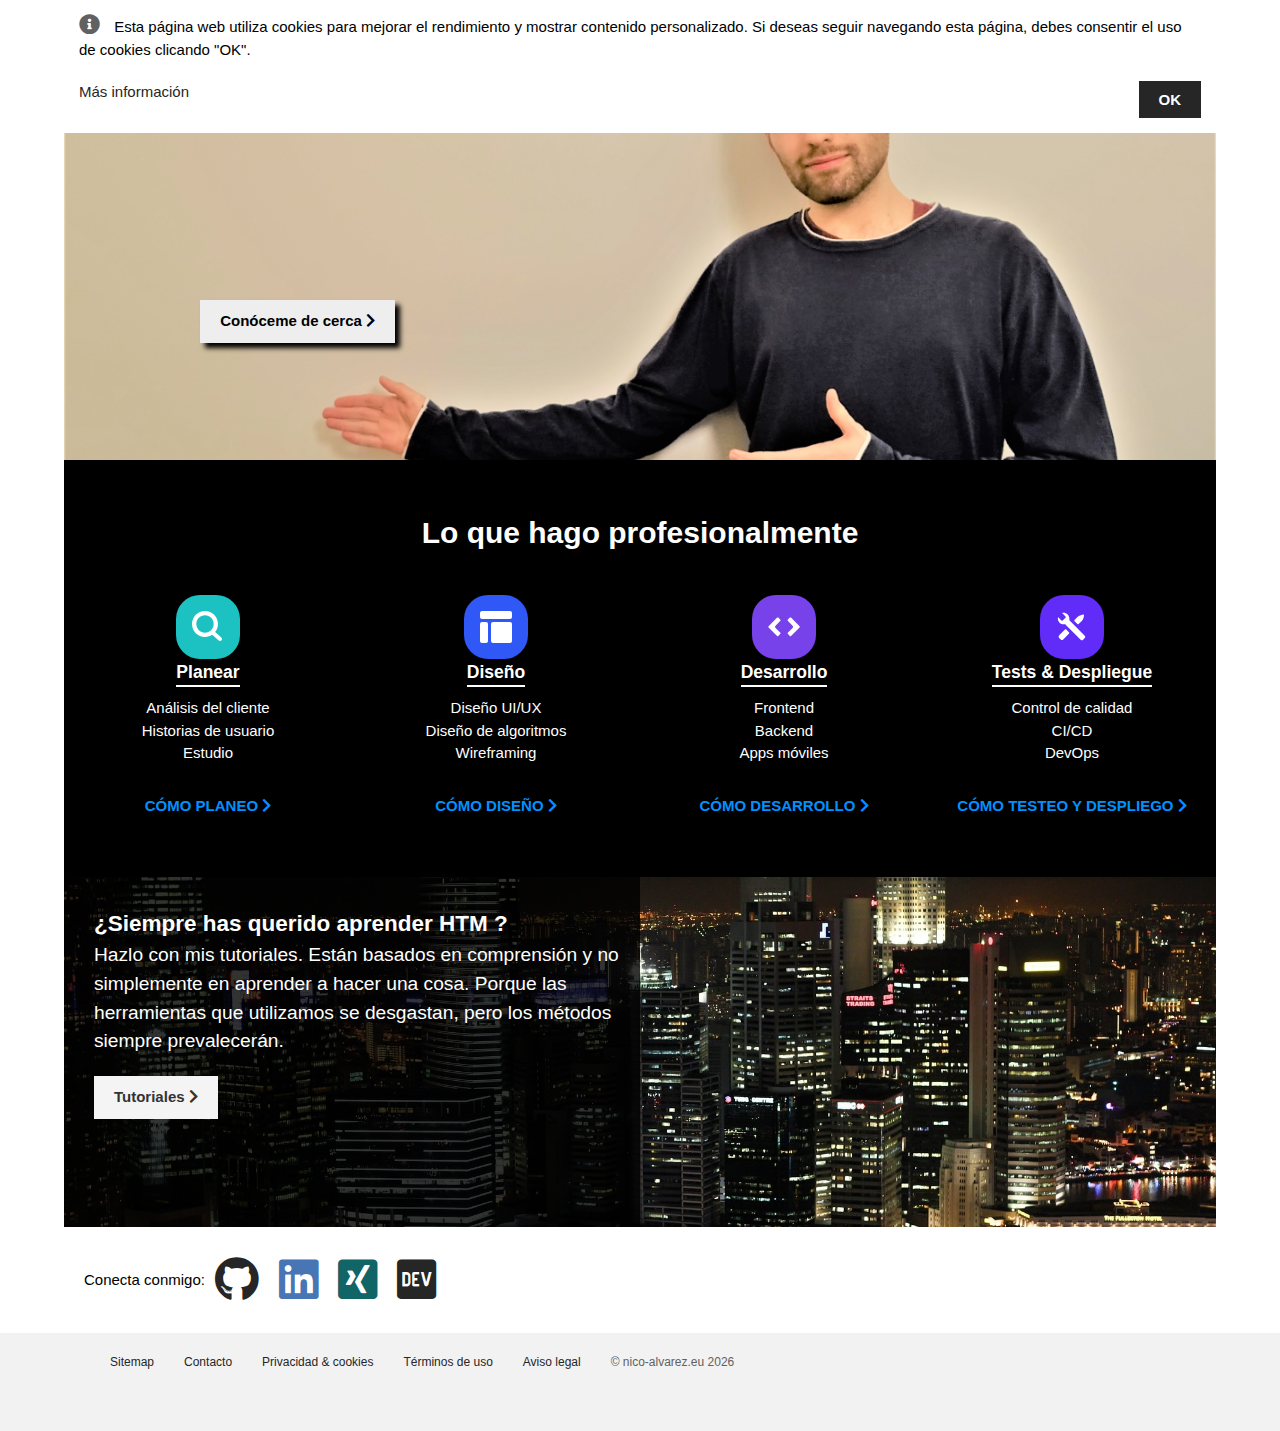
<file: index.html>
<!DOCTYPE html>
<html lang="en">
<head>
    <meta charset="UTF-8">
    <meta name="viewport" content="width=device-width, initial-scale=1.0">
    <meta http-equiv="X-UA-Compatible" content="ie=edge">
    <title>Nico Alvarez | Inicio</title>
    <!-- Materialize CSS -->
    <!-- <link rel="stylesheet" href="https://cdnjs.cloudflare.com/ajax/libs/materialize/1.0.0/css/materialize.min.css"> -->
    <!-- Font Awesome -->
    <link rel="stylesheet" href="https://cdnjs.cloudflare.com/ajax/libs/font-awesome/5.12.1/css/all.min.css">
    <link rel="stylesheet" href="./css/style.css">
    <link rel="shortcut icon" href="./logo.ico" type="image/x-icon">
</head>
<body>
    <div class="menu-btn">
        <i class="fas fa-bars fa-2x"></i>
      </div>
      <div class="container">
        <!-- Cookie banner -->
        <div class="cookie-banner block" id="cookie-banner">
          <p class="cookie-text">
            <i class="fas fa-info-circle info-icon"></i>
            Esta página web utiliza cookies para mejorar el rendimiento y mostrar contenido personalizado. Si deseas seguir navegando esta página, debes consentir el uso de cookies clicando "OK".
          </p>
          <button class="btn cb-close-btn" id="cb-close-btn">OK</button>
          <a href="#" class="cb-info">Más información</a>
        </div>
        <!-- Nav -->
        <nav class="main-nav">
          <ul class="left-menu">
            <img src="./assets/images/logo.PNG" alt="Nico Alvarez" class="logo">
            <a href="#" class="brand-name active">Nico Alvarez</a>
          </ul>
          <ul class="main-menu">
            <li><a href="#">Sobre mí</a></li>
            <li><a href="./es/tutorials.html">Tutoriales</a></li>
            <li><a href="#">Contacto</a></li>
            <li><a href="#">Aviso legal</a></li>
            <li>
              <select id="languages" onChange="checkLang(this);">
                <option value="es">
                  Español
                </option>
                <option value="en">
                  English
                </option>
                <option value="de">
                  Deutsch
                </option>
              </select>
            </li>
          </ul>
        </nav>
    
        <!-- Showcase -->
        <header class="showcase">
          <a href="#" class="waves-effect waves-light btn">
            Conóceme de cerca <i class="fas fa-chevron-right"></i>
          </a>
        </header>
    
        <!-- What I Do -->
        <div class="skills-wrapper">
          <h1 class="skills-title">Lo que hago profesionalmente</h1>
          <section class="skill-cards">
            <div class="skill-card">
              <svg width="64" height="64" viewBox="0 0 64 64" fill="none" xmlns="http://www.w3.org/2000/svg"><rect width="64" height="64" rx="24" fill="#1CC1C1"/><path fill-rule="evenodd" clip-rule="evenodd" d="M34.4431 35.7445C32.9553 36.9467 31.0617 37.6667 29 37.6667C24.2135 37.6667 20.3333 33.7865 20.3333 29C20.3333 24.2135 24.2135 20.3333 29 20.3333C33.7865 20.3333 37.6667 24.2135 37.6667 29C37.6667 31.4762 36.6282 33.7099 34.9629 35.2893C34.7919 35.393 34.6336 35.5244 34.4948 35.683C34.4771 35.7033 34.4599 35.7238 34.4431 35.7445ZM36.1956 39.8287C34.1352 41.2005 31.661 42 29 42C21.8203 42 16 36.1797 16 29C16 21.8203 21.8203 16 29 16C36.1797 16 42 21.8203 42 29C42 32.0669 40.938 34.8858 39.1616 37.1089L45.317 42.4948C46.1483 43.2222 46.2325 44.4857 45.5052 45.317C44.7778 46.1483 43.5143 46.2325 42.683 45.5052L36.1956 39.8287Z" fill="white"/></svg>
              <h3 class="skill-title">Planear</h3>
              <ul class="skill-list">
                <li class="skill-item">Análisis del cliente</li>
                <li class="skill-item">Historias de usuario</li>
                <li class="skill-item">Estudio</li>
              </ul>
              <a href="#">Cómo planeo <i class="fas fa-chevron-right"></i></a>
            </div>
            <div class="skill-card">
              <svg width="64" height="64" viewBox="0 0 64 64" fill="none" xmlns="http://www.w3.org/2000/svg"><rect width="64" height="64" rx="24" fill="#2F58F7"/><rect x="16" y="16" width="32" height="8" rx="2" fill="white"/><rect x="27" y="27" width="21" height="21" rx="2" fill="white"/><rect x="16" y="27" width="8" height="21" rx="2" fill="white"/></svg>
              <h3 class="skill-title">Diseño</h3>
              <ul class="skill-list">
                <li class="skill-item">Diseño UI/UX</li>
                <li class="skill-item">Diseño de algoritmos</li>
                <li class="skill-item">Wireframing</li>
              </ul>
              <a href="#">Cómo diseño <i class="fas fa-chevron-right"></i></a>
            </div>
            <div class="skill-card">
              <svg width="64" height="64" viewBox="0 0 64 64" fill="none" xmlns="http://www.w3.org/2000/svg"><rect width="64" height="64" rx="24" fill="#7842EB"/><path fill-rule="evenodd" clip-rule="evenodd" d="M26.284 22.6147C25.9716 22.3023 25.465 22.3023 25.1526 22.6147L16.5865 31.1808C16.4728 31.2945 16.4004 31.434 16.3695 31.5805C16.2808 31.8569 16.3461 32.172 16.5655 32.3914L25.1316 40.9575C25.444 41.2699 25.9505 41.2699 26.263 40.9575L28.3641 38.8564C28.6765 38.544 28.6765 38.0374 28.3641 37.725L23.567 32.928C22.9422 32.3031 22.9422 31.2901 23.567 30.6652L28.3851 25.8472C28.6975 25.5348 28.6975 25.0282 28.3851 24.7158L26.284 22.6147Z" fill="white"/><path fill-rule="evenodd" clip-rule="evenodd" d="M37.8586 22.6147C38.171 22.3023 38.6775 22.3023 38.99 22.6147L47.5561 31.1808C47.6698 31.2945 47.7421 31.434 47.7731 31.5805C47.8618 31.8569 47.7965 32.172 47.5771 32.3914L39.011 40.9575C38.6986 41.2699 38.192 41.2699 37.8796 40.9575L35.7785 38.8564C35.4661 38.544 35.4661 38.0374 35.7785 37.725L40.5755 32.928C41.2004 32.3031 41.2004 31.2901 40.5755 30.6652L35.7575 25.8472C35.4451 25.5348 35.4451 25.0282 35.7575 24.7158L37.8586 22.6147Z" fill="white"/></svg>
              <h3 class="skill-title">Desarrollo</h3>
              <ul class="skill-list">
                <li class="skill-item">Frontend</li>
                <li class="skill-item">Backend</li>
                <li class="skill-item">Apps móviles</li>
              </ul>
              <a href="#">Cómo desarrollo <i class="fas fa-chevron-right"></i></a>
            </div>
            <div class="skill-card">
              <svg width="64" height="64" viewBox="0 0 64 64" fill="none" xmlns="http://www.w3.org/2000/svg"><rect width="64" height="64" rx="24" fill="#612CF7"/><path fill-rule="evenodd" clip-rule="evenodd" d="M41.3342 19.9139L43.0192 19.5943C43.617 19.4809 44.1413 20.0052 44.0279 20.603L43.7083 22.288C43.4499 23.6501 42.7874 24.9029 41.8071 25.8832L38.6104 29.0799C38.2733 29.417 37.7268 29.4169 37.3898 29.0797L34.5429 26.2312C34.2061 25.8942 34.2062 25.3479 34.5431 25.011L37.739 21.8151C38.7193 20.8348 39.9721 20.1723 41.3342 19.9139ZM23.4443 44.2407C23.465 44.2235 23.4851 44.2052 23.5045 44.1858L29.0795 38.6108C29.4166 38.2737 29.4165 37.7272 29.0794 37.3902L26.231 34.5432C25.894 34.2063 25.3477 34.2064 25.0107 34.5433L19.4364 40.1177C19.4172 40.1369 19.3991 40.1567 19.3821 40.1772C19.3614 40.1943 19.3413 40.2126 19.322 40.232L19.1185 40.4354C18.4445 41.1094 18.4445 42.2023 19.1185 42.8763L20.7458 44.5035C21.4198 45.1776 22.5126 45.1776 23.1867 44.5035L23.3901 44.3001C23.4092 44.281 23.4273 44.2611 23.4443 44.2407Z" fill="white"/><path d="M29.1498 25.0823C29.1498 25.0824 29.1499 25.0822 29.1498 25.0823L30.2024 26.1345C29.3983 25.3304 29.3889 25.0032 29.3699 24.3486C29.3652 24.1864 29.3599 24.004 29.3418 23.7895C29.3943 22.252 28.8337 20.6975 27.6601 19.5239C26.1544 18.0182 24.0217 17.5216 22.1023 18.0341L25.5245 21.4562C25.8615 21.7932 25.8615 22.3396 25.5245 22.6766L22.6733 25.5278C22.3376 25.8635 21.7939 25.865 21.4564 25.5313L18.445 22.5545L18.0292 22.1206C17.5247 24.0352 18.0229 26.1592 19.5239 27.6602C20.6967 28.833 22.2498 29.3936 23.7862 29.342C24.0022 29.3603 24.1855 29.3656 24.3485 29.3703C24.9914 29.389 25.3186 29.3984 26.0918 30.1605L40.6779 44.7466C41.3519 45.4206 42.4447 45.4206 43.1187 44.7466L44.746 43.1193C45.42 42.4453 45.42 41.3525 44.746 40.6785L29.1498 25.0823Z" fill="white"/></svg>
              <h3 class="skill-title">Tests & Despliegue</h3>
              <ul class="skill-list">
                <li class="skill-item">Control de calidad</li>
                <li class="skill-item">CI/CD</li>
                <li class="skill-item">DevOps</li>
              </ul>
              <a href="#">Cómo testeo y despliego <i class="fas fa-chevron-right"></i></a>
            </div>
          </section>
        </div>

          <!-- Tutorials -->
          <section class="tuts dark">
            <div class="content">
              <h2>
                ¿Siempre has querido aprender 
                <span 
                  class="tut-name" 
                  data-wait="3000" 
                  data-words='["HTML", "CSS", "desarrollo cuántico"]'>
                </span>
                ?
              </h2>
              <p>Hazlo con mis tutoriales. Están basados en comprensión y no simplemente en aprender a hacer una cosa. Porque las herramientas que utilizamos se desgastan, pero los métodos siempre prevalecerán.
              </p>
                <a href="./es/tutorials.html" class="btn">
                  Tutoriales <i class="fas fa-chevron-right"></i>
                </a>
            </div>
          </section>
    
          <!-- Follow -->
          <section class="follow">
            <p>Conecta conmigo: </p>
            <a href="https://github.com/Sebarbossus" target="_blank">
              <i class="fab fa-github fa-3x"></i>
            </a>
            <a href="https://www.linkedin.com/in/nico-alvarez-a3382113a/" style="color: #4875B4;" target="_blank">
              <i class="fab fa-linkedin fa-3x"></i>
            </a>
            <a href="https://www.xing.com/profile/Nico_Alvarez3/cv" style="color: #126567;" target="_blank">
              <i class="fab fa-xing-square fa-3x"></i>
            </a>
            <a href="https://dev.to/sebarbossus" target="_blank">
              <i class="fab fa-dev fa-3x"></i>
            </a>
          </section>
        </div>
          <!-- Footer -->
          <footer class="footer">
            <div class="footer-inner">
              <ul>
                <li><a href="#">Sitemap</a></li>
                <li><a href="#">Contacto</a></li>
                <li><a href="#">Privacidad &amp; cookies</a></li>
                <li><a href="#">Términos de uso</a></li>
                <li><a href="#">Aviso legal</a></li>
                <li><span>&copy; nico-alvarez.eu <span id="current-year"></span></span></li>
              </ul>
            </div>
          </footer>
          
          <script src="./js/script.js"></script>
          <!-- Customised JS file -->
          <script src="./js/index.js"></script>
</body>
</html>
</file>
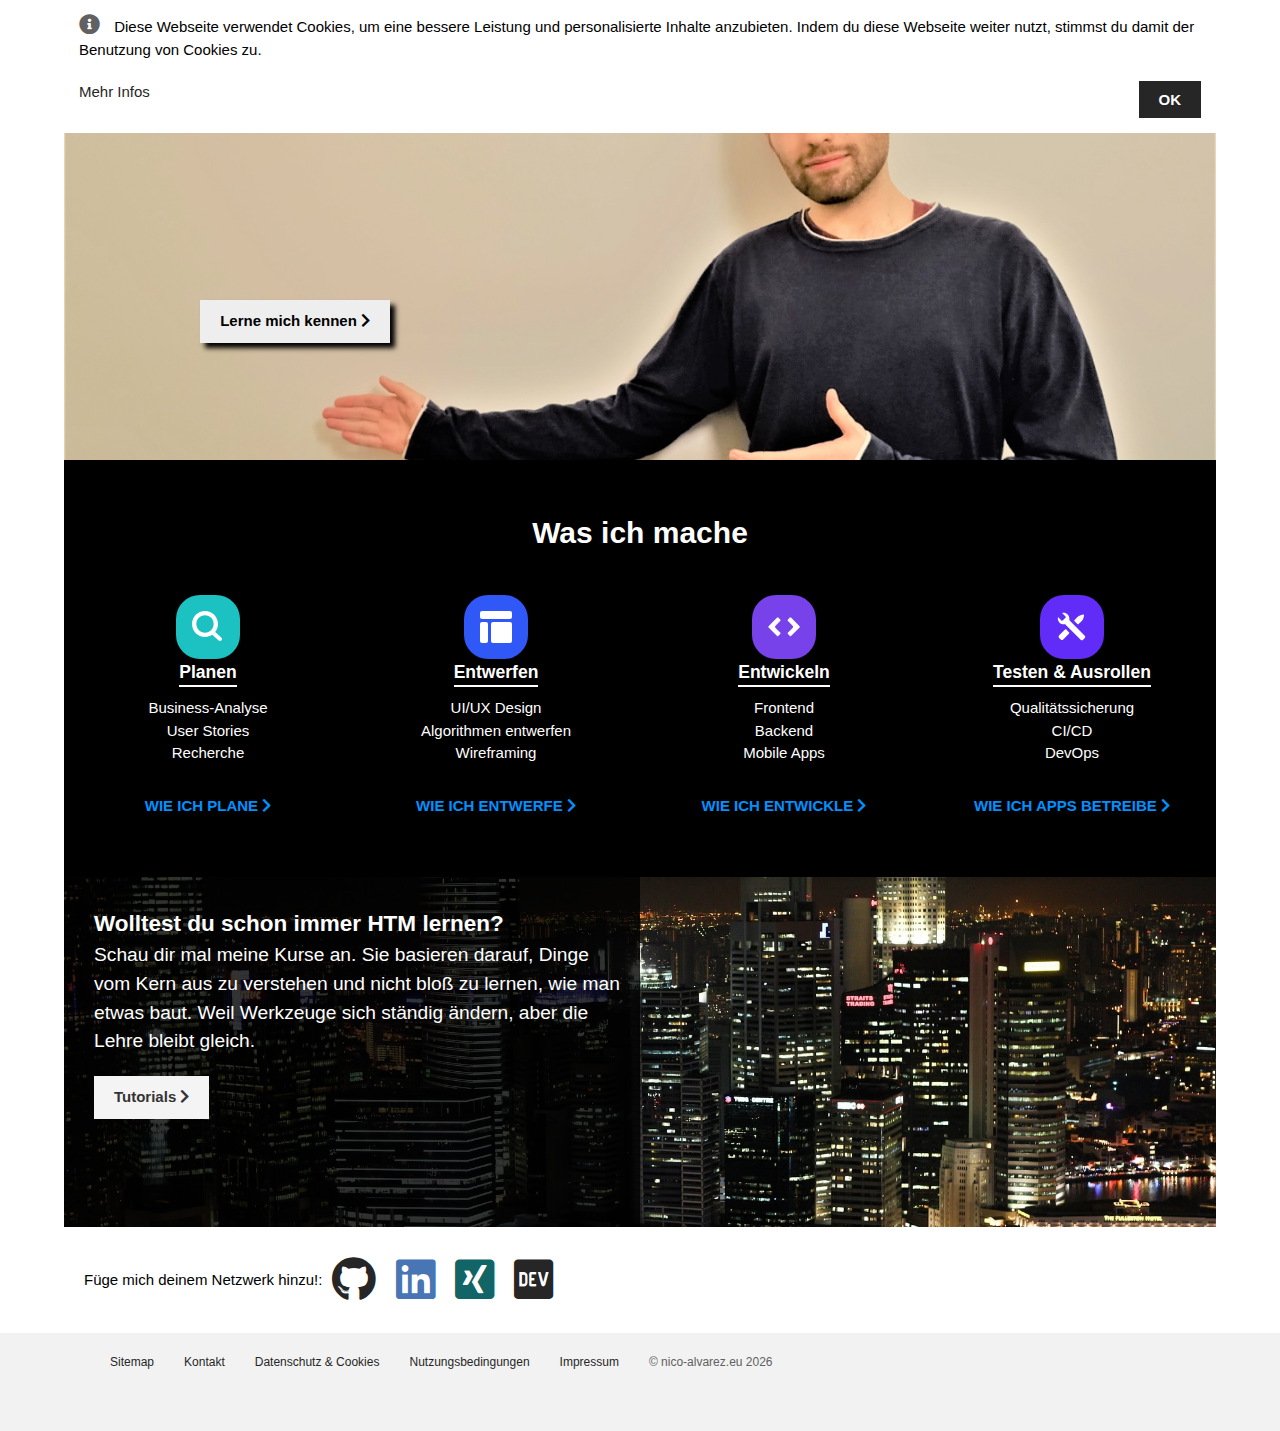
<file: de/index.html>
<!DOCTYPE html>
<html lang="de">
<head>
    <meta charset="UTF-8">
    <meta name="viewport" content="width=device-width, initial-scale=1.0">
    <meta http-equiv="X-UA-Compatible" content="ie=edge">
    <title>Nico Alvarez | Startseite</title>
    <!-- Materialize CSS -->
    <!-- <link rel="stylesheet" href="https://cdnjs.cloudflare.com/ajax/libs/materialize/1.0.0/css/materialize.min.css"> -->
    <!-- Font Awesome -->
    <link rel="stylesheet" href="https://cdnjs.cloudflare.com/ajax/libs/font-awesome/5.12.1/css/all.min.css">
    <link rel="stylesheet" href="../css/style.css">
    <link rel="shortcut icon" href="../logo.ico" type="image/x-icon">
</head>
<body>
    <div class="menu-btn">
        <i class="fas fa-bars fa-2x"></i>
      </div>
      <div class="container">
        <!-- Cookie banner -->
        <div class="cookie-banner block" id="cookie-banner">
          <p class="cookie-text">
            <i class="fas fa-info-circle info-icon"></i>
            Diese Webseite verwendet Cookies, um eine bessere Leistung und personalisierte Inhalte anzubieten. Indem du diese Webseite weiter nutzt, stimmst du damit der Benutzung von Cookies zu.
          </p>
          <button class="btn cb-close-btn" id="cb-close-btn">OK</button>
          <a href="#" class="cb-info">Mehr Infos</a>
        </div>
        <!-- Nav -->
        <nav class="main-nav">
          <ul class="left-menu">
            <img src="../assets/images/logo.PNG" alt="Nico Alvarez" class="logo">
            <a href="#" class="brand-name active">Nico Alvarez</a>
          </ul>
          <ul class="main-menu">
            <li><a href="#">Über mich</a></li>
            <li><a href="#">Tutorials</a></li>
            <li><a href="#">Kontakt</a></li>
            <li><a href="#">Impressum</a></li>
            <li>
              <select id="languages" onChange="checkLang(this);">
                <option value="de">
                  Deutsch
                </option>
                <option value="en">
                  English
                </option>
                <option value="es">
                  Español
                </option>
              </select>
            </li>
          </ul>
        </nav>
    
        <!-- Showcase -->
        <header class="showcase">
          <a href="#" class="waves-effect waves-light btn">
            Lerne mich kennen <i class="fas fa-chevron-right"></i>
          </a>
        </header>
    
        <!-- What I Do -->
        <div class="skills-wrapper">
          <h1 class="skills-title">Was ich mache</h1>
          <section class="skill-cards">
            <div class="skill-card">
              <svg width="64" height="64" viewBox="0 0 64 64" fill="none" xmlns="http://www.w3.org/2000/svg"><rect width="64" height="64" rx="24" fill="#1CC1C1"/><path fill-rule="evenodd" clip-rule="evenodd" d="M34.4431 35.7445C32.9553 36.9467 31.0617 37.6667 29 37.6667C24.2135 37.6667 20.3333 33.7865 20.3333 29C20.3333 24.2135 24.2135 20.3333 29 20.3333C33.7865 20.3333 37.6667 24.2135 37.6667 29C37.6667 31.4762 36.6282 33.7099 34.9629 35.2893C34.7919 35.393 34.6336 35.5244 34.4948 35.683C34.4771 35.7033 34.4599 35.7238 34.4431 35.7445ZM36.1956 39.8287C34.1352 41.2005 31.661 42 29 42C21.8203 42 16 36.1797 16 29C16 21.8203 21.8203 16 29 16C36.1797 16 42 21.8203 42 29C42 32.0669 40.938 34.8858 39.1616 37.1089L45.317 42.4948C46.1483 43.2222 46.2325 44.4857 45.5052 45.317C44.7778 46.1483 43.5143 46.2325 42.683 45.5052L36.1956 39.8287Z" fill="white"/></svg>
              <h3 class="skill-title">Planen</h3>
              <ul class="skill-list">
                <li class="skill-item">Business-Analyse</li>
                <li class="skill-item">User Stories</li>
                <li class="skill-item">Recherche</li>
              </ul>
              <a href="#">Wie ich plane <i class="fas fa-chevron-right"></i></a>
            </div>
            <div class="skill-card">
              <svg width="64" height="64" viewBox="0 0 64 64" fill="none" xmlns="http://www.w3.org/2000/svg"><rect width="64" height="64" rx="24" fill="#2F58F7"/><rect x="16" y="16" width="32" height="8" rx="2" fill="white"/><rect x="27" y="27" width="21" height="21" rx="2" fill="white"/><rect x="16" y="27" width="8" height="21" rx="2" fill="white"/></svg>
              <h3 class="skill-title">Entwerfen</h3>
              <ul class="skill-list">
                <li class="skill-item">UI/UX Design</li>
                <li class="skill-item">Algorithmen entwerfen</li>
                <li class="skill-item">Wireframing</li>
              </ul>
              <a href="#">Wie ich entwerfe <i class="fas fa-chevron-right"></i></a>
            </div>
            <div class="skill-card">
              <svg width="64" height="64" viewBox="0 0 64 64" fill="none" xmlns="http://www.w3.org/2000/svg"><rect width="64" height="64" rx="24" fill="#7842EB"/><path fill-rule="evenodd" clip-rule="evenodd" d="M26.284 22.6147C25.9716 22.3023 25.465 22.3023 25.1526 22.6147L16.5865 31.1808C16.4728 31.2945 16.4004 31.434 16.3695 31.5805C16.2808 31.8569 16.3461 32.172 16.5655 32.3914L25.1316 40.9575C25.444 41.2699 25.9505 41.2699 26.263 40.9575L28.3641 38.8564C28.6765 38.544 28.6765 38.0374 28.3641 37.725L23.567 32.928C22.9422 32.3031 22.9422 31.2901 23.567 30.6652L28.3851 25.8472C28.6975 25.5348 28.6975 25.0282 28.3851 24.7158L26.284 22.6147Z" fill="white"/><path fill-rule="evenodd" clip-rule="evenodd" d="M37.8586 22.6147C38.171 22.3023 38.6775 22.3023 38.99 22.6147L47.5561 31.1808C47.6698 31.2945 47.7421 31.434 47.7731 31.5805C47.8618 31.8569 47.7965 32.172 47.5771 32.3914L39.011 40.9575C38.6986 41.2699 38.192 41.2699 37.8796 40.9575L35.7785 38.8564C35.4661 38.544 35.4661 38.0374 35.7785 37.725L40.5755 32.928C41.2004 32.3031 41.2004 31.2901 40.5755 30.6652L35.7575 25.8472C35.4451 25.5348 35.4451 25.0282 35.7575 24.7158L37.8586 22.6147Z" fill="white"/></svg>
              <h3 class="skill-title">Entwickeln</h3>
              <ul class="skill-list">
                <li class="skill-item">Frontend</li>
                <li class="skill-item">Backend</li>
                <li class="skill-item">Mobile Apps</li>
              </ul>
              <a href="#">Wie ich entwickle <i class="fas fa-chevron-right"></i></a>
            </div>
            <div class="skill-card">
              <svg width="64" height="64" viewBox="0 0 64 64" fill="none" xmlns="http://www.w3.org/2000/svg"><rect width="64" height="64" rx="24" fill="#612CF7"/><path fill-rule="evenodd" clip-rule="evenodd" d="M41.3342 19.9139L43.0192 19.5943C43.617 19.4809 44.1413 20.0052 44.0279 20.603L43.7083 22.288C43.4499 23.6501 42.7874 24.9029 41.8071 25.8832L38.6104 29.0799C38.2733 29.417 37.7268 29.4169 37.3898 29.0797L34.5429 26.2312C34.2061 25.8942 34.2062 25.3479 34.5431 25.011L37.739 21.8151C38.7193 20.8348 39.9721 20.1723 41.3342 19.9139ZM23.4443 44.2407C23.465 44.2235 23.4851 44.2052 23.5045 44.1858L29.0795 38.6108C29.4166 38.2737 29.4165 37.7272 29.0794 37.3902L26.231 34.5432C25.894 34.2063 25.3477 34.2064 25.0107 34.5433L19.4364 40.1177C19.4172 40.1369 19.3991 40.1567 19.3821 40.1772C19.3614 40.1943 19.3413 40.2126 19.322 40.232L19.1185 40.4354C18.4445 41.1094 18.4445 42.2023 19.1185 42.8763L20.7458 44.5035C21.4198 45.1776 22.5126 45.1776 23.1867 44.5035L23.3901 44.3001C23.4092 44.281 23.4273 44.2611 23.4443 44.2407Z" fill="white"/><path d="M29.1498 25.0823C29.1498 25.0824 29.1499 25.0822 29.1498 25.0823L30.2024 26.1345C29.3983 25.3304 29.3889 25.0032 29.3699 24.3486C29.3652 24.1864 29.3599 24.004 29.3418 23.7895C29.3943 22.252 28.8337 20.6975 27.6601 19.5239C26.1544 18.0182 24.0217 17.5216 22.1023 18.0341L25.5245 21.4562C25.8615 21.7932 25.8615 22.3396 25.5245 22.6766L22.6733 25.5278C22.3376 25.8635 21.7939 25.865 21.4564 25.5313L18.445 22.5545L18.0292 22.1206C17.5247 24.0352 18.0229 26.1592 19.5239 27.6602C20.6967 28.833 22.2498 29.3936 23.7862 29.342C24.0022 29.3603 24.1855 29.3656 24.3485 29.3703C24.9914 29.389 25.3186 29.3984 26.0918 30.1605L40.6779 44.7466C41.3519 45.4206 42.4447 45.4206 43.1187 44.7466L44.746 43.1193C45.42 42.4453 45.42 41.3525 44.746 40.6785L29.1498 25.0823Z" fill="white"/></svg>
              <h3 class="skill-title">Testen & Ausrollen</h3>
              <ul class="skill-list">
                <li class="skill-item">Qualitätssicherung</li>
                <li class="skill-item">CI/CD</li>
                <li class="skill-item">DevOps</li>
              </ul>
              <a href="#">Wie ich Apps betreibe <i class="fas fa-chevron-right"></i></a>
            </div>
          </section>
        </div>

          <!-- Tutorials -->
          <section class="tuts dark">
            <div class="content">
              <h2>
                Wolltest du schon immer 
                <span 
                  class="tut-name" 
                  data-wait="3000" 
                  data-words='["HTML", "CSS", "Quantumentwicklung"]'>
                </span> 
                lernen?
              </h2>
              <p>Schau dir mal meine Kurse an. Sie basieren darauf, Dinge vom Kern aus zu verstehen und nicht bloß zu lernen, wie man etwas baut. Weil Werkzeuge sich ständig ändern, aber die Lehre bleibt gleich.
              </p>
                <a href="#" class="btn">
                  Tutorials <i class="fas fa-chevron-right"></i>
                </a>
            </div>
          </section>
    
          <!-- Follow -->
          <section class="follow">
            <p>Füge mich deinem Netzwerk hinzu!:</p>
            <a href="https://github.com/Sebarbossus" target="_blank">
              <i class="fab fa-github fa-3x"></i>
            </a>
            <a href="https://www.linkedin.com/in/nico-alvarez-a3382113a/" style="color: #4875B4;" target="_blank">
              <i class="fab fa-linkedin fa-3x"></i>
            </a>
            <a href="https://www.xing.com/profile/Nico_Alvarez3/cv" style="color: #126567;" target="_blank">
              <i class="fab fa-xing-square fa-3x"></i>
            </a>
            <a href="https://dev.to/sebarbossus" target="_blank">
              <i class="fab fa-dev fa-3x"></i>
            </a>
          </section>
        </div>
          <!-- Footer -->
          <footer class="footer">
            <div class="footer-inner">
              <ul>
                <li><a href="#">Sitemap</a></li>
                <li><a href="#">Kontakt</a></li>
                <li><a href="#">Datenschutz &amp; Cookies</a></li>
                <li><a href="#">Nutzungsbedingungen</a></li>
                <li><a href="#">Impressum</a></li>
                <li><span>&copy; nico-alvarez.eu <span id="current-year"></span></span></li>
              </ul>
            </div>
          </footer>

          <script src="../js/script.js"></script>
          <!-- Customised JS file -->
          <script src="../js/index.js"></script>
</body>
</html>
</file>
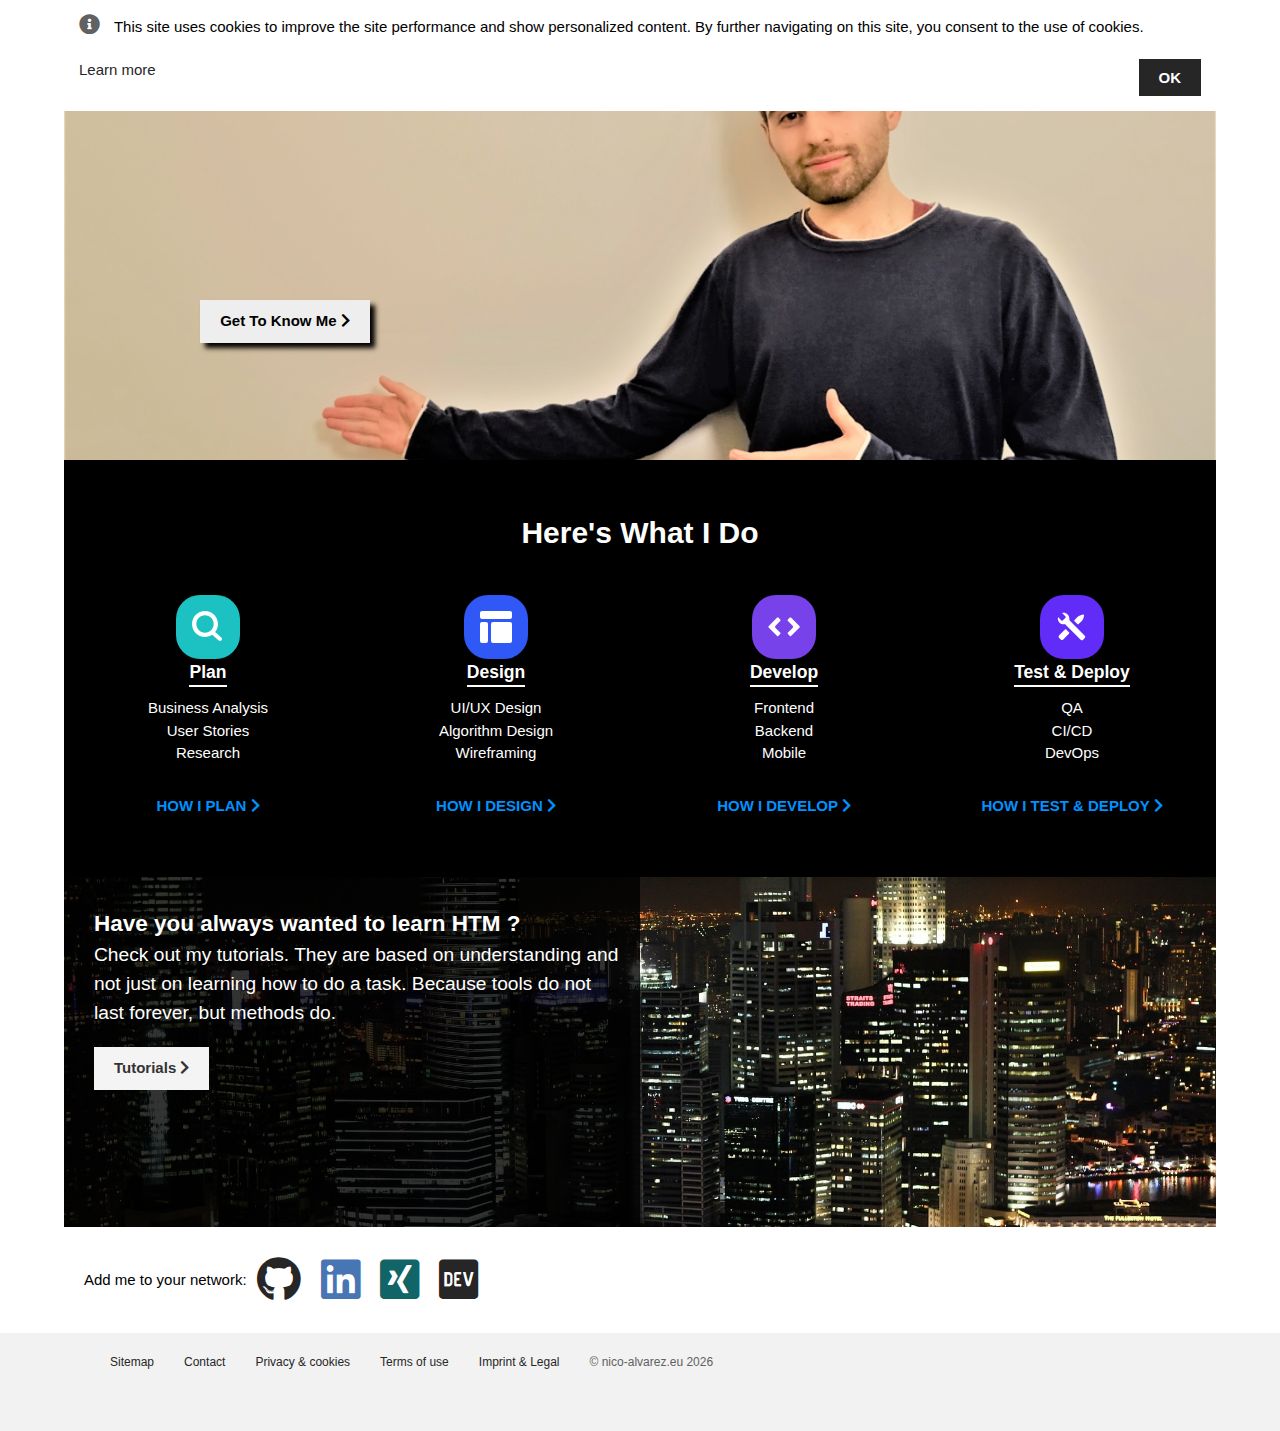
<file: en/index.html>
<!DOCTYPE html>
<html lang="en">
<head>
    <meta charset="UTF-8">
    <meta name="viewport" content="width=device-width, initial-scale=1.0">
    <meta http-equiv="X-UA-Compatible" content="ie=edge">
    <title>Nico Alvarez | Home</title>
    <!-- Materialize CSS -->
    <!-- <link rel="stylesheet" href="https://cdnjs.cloudflare.com/ajax/libs/materialize/1.0.0/css/materialize.min.css"> -->
    <!-- Font Awesome -->
    <link rel="stylesheet" href="https://cdnjs.cloudflare.com/ajax/libs/font-awesome/5.12.1/css/all.min.css">
    <link rel="stylesheet" href="../css/style.css">
    <link rel="shortcut icon" href="../logo.ico" type="image/x-icon">
</head>
<body>
    <div class="menu-btn">
        <i class="fas fa-bars fa-2x"></i>
      </div>
      <div class="container">
        <!-- Cookie banner -->
        <div class="cookie-banner block" id="cookie-banner">
          <p class="cookie-text">
            <i class="fas fa-info-circle info-icon"></i>
            This site uses cookies to improve the site performance and show personalized content. By further navigating on this site, you consent to the use of cookies.
          </p>
          <button class="btn cb-close-btn" id="cb-close-btn">OK</button>
          <a href="#" class="cb-info">Learn more</a>
        </div>
        <!-- Nav -->
        <nav class="main-nav">
          <ul class="left-menu">
            <img src="../assets/images/logo.PNG" alt="Nico Alvarez" class="logo">
            <a href="#" class="brand-name active">Nico Alvarez</a>
          </ul>
          <ul class="main-menu">
            <li><a href="#">About</a></li>
            <li><a href="#">Tutorials</a></li>
            <li><a href="#">Contact</a></li>
            <li><a href="#">Imprint</a></li>
            <li>
              <select id="languages" onChange="checkLang(this);">
                <option value="en">
                  English
                </option>
                <option value="de">
                  Deutsch
                </option>
                <option value="es">
                  Español
                </option>
              </select>
            </li>
          </ul>
        </nav>
    
        <!-- Showcase -->
        <header class="showcase">
          <a href="#" class="waves-effect waves-light btn">
            Get To Know Me <i class="fas fa-chevron-right"></i>
          </a>
        </header>
    
        <!-- What I Do -->
        <div class="skills-wrapper">
          <h1 class="skills-title">Here's What I Do</h1>
          <section class="skill-cards">
            <div class="skill-card">
              <svg width="64" height="64" viewBox="0 0 64 64" fill="none" xmlns="http://www.w3.org/2000/svg"><rect width="64" height="64" rx="24" fill="#1CC1C1"/><path fill-rule="evenodd" clip-rule="evenodd" d="M34.4431 35.7445C32.9553 36.9467 31.0617 37.6667 29 37.6667C24.2135 37.6667 20.3333 33.7865 20.3333 29C20.3333 24.2135 24.2135 20.3333 29 20.3333C33.7865 20.3333 37.6667 24.2135 37.6667 29C37.6667 31.4762 36.6282 33.7099 34.9629 35.2893C34.7919 35.393 34.6336 35.5244 34.4948 35.683C34.4771 35.7033 34.4599 35.7238 34.4431 35.7445ZM36.1956 39.8287C34.1352 41.2005 31.661 42 29 42C21.8203 42 16 36.1797 16 29C16 21.8203 21.8203 16 29 16C36.1797 16 42 21.8203 42 29C42 32.0669 40.938 34.8858 39.1616 37.1089L45.317 42.4948C46.1483 43.2222 46.2325 44.4857 45.5052 45.317C44.7778 46.1483 43.5143 46.2325 42.683 45.5052L36.1956 39.8287Z" fill="white"/></svg>
              <h3 class="skill-title">Plan</h3>
              <ul class="skill-list">
                <li class="skill-item">Business Analysis</li>
                <li class="skill-item">User Stories</li>
                <li class="skill-item">Research</li>
              </ul>
              <a href="#">How I Plan <i class="fas fa-chevron-right"></i></a>
            </div>
            <div class="skill-card">
              <svg width="64" height="64" viewBox="0 0 64 64" fill="none" xmlns="http://www.w3.org/2000/svg"><rect width="64" height="64" rx="24" fill="#2F58F7"/><rect x="16" y="16" width="32" height="8" rx="2" fill="white"/><rect x="27" y="27" width="21" height="21" rx="2" fill="white"/><rect x="16" y="27" width="8" height="21" rx="2" fill="white"/></svg>
              <h3 class="skill-title">Design</h3>
              <ul class="skill-list">
                <li class="skill-item">UI/UX Design</li>
                <li class="skill-item">Algorithm Design</li>
                <li class="skill-item">Wireframing</li>
              </ul>
              <a href="#">How I Design <i class="fas fa-chevron-right"></i></a>
            </div>
            <div class="skill-card">
              <svg width="64" height="64" viewBox="0 0 64 64" fill="none" xmlns="http://www.w3.org/2000/svg"><rect width="64" height="64" rx="24" fill="#7842EB"/><path fill-rule="evenodd" clip-rule="evenodd" d="M26.284 22.6147C25.9716 22.3023 25.465 22.3023 25.1526 22.6147L16.5865 31.1808C16.4728 31.2945 16.4004 31.434 16.3695 31.5805C16.2808 31.8569 16.3461 32.172 16.5655 32.3914L25.1316 40.9575C25.444 41.2699 25.9505 41.2699 26.263 40.9575L28.3641 38.8564C28.6765 38.544 28.6765 38.0374 28.3641 37.725L23.567 32.928C22.9422 32.3031 22.9422 31.2901 23.567 30.6652L28.3851 25.8472C28.6975 25.5348 28.6975 25.0282 28.3851 24.7158L26.284 22.6147Z" fill="white"/><path fill-rule="evenodd" clip-rule="evenodd" d="M37.8586 22.6147C38.171 22.3023 38.6775 22.3023 38.99 22.6147L47.5561 31.1808C47.6698 31.2945 47.7421 31.434 47.7731 31.5805C47.8618 31.8569 47.7965 32.172 47.5771 32.3914L39.011 40.9575C38.6986 41.2699 38.192 41.2699 37.8796 40.9575L35.7785 38.8564C35.4661 38.544 35.4661 38.0374 35.7785 37.725L40.5755 32.928C41.2004 32.3031 41.2004 31.2901 40.5755 30.6652L35.7575 25.8472C35.4451 25.5348 35.4451 25.0282 35.7575 24.7158L37.8586 22.6147Z" fill="white"/></svg>
              <h3 class="skill-title">Develop</h3>
              <ul class="skill-list">
                <li class="skill-item">Frontend</li>
                <li class="skill-item">Backend</li>
                <li class="skill-item">Mobile</li>
              </ul>
              <a href="#">How I Develop <i class="fas fa-chevron-right"></i></a>
            </div>
            <div class="skill-card">
              <svg width="64" height="64" viewBox="0 0 64 64" fill="none" xmlns="http://www.w3.org/2000/svg"><rect width="64" height="64" rx="24" fill="#612CF7"/><path fill-rule="evenodd" clip-rule="evenodd" d="M41.3342 19.9139L43.0192 19.5943C43.617 19.4809 44.1413 20.0052 44.0279 20.603L43.7083 22.288C43.4499 23.6501 42.7874 24.9029 41.8071 25.8832L38.6104 29.0799C38.2733 29.417 37.7268 29.4169 37.3898 29.0797L34.5429 26.2312C34.2061 25.8942 34.2062 25.3479 34.5431 25.011L37.739 21.8151C38.7193 20.8348 39.9721 20.1723 41.3342 19.9139ZM23.4443 44.2407C23.465 44.2235 23.4851 44.2052 23.5045 44.1858L29.0795 38.6108C29.4166 38.2737 29.4165 37.7272 29.0794 37.3902L26.231 34.5432C25.894 34.2063 25.3477 34.2064 25.0107 34.5433L19.4364 40.1177C19.4172 40.1369 19.3991 40.1567 19.3821 40.1772C19.3614 40.1943 19.3413 40.2126 19.322 40.232L19.1185 40.4354C18.4445 41.1094 18.4445 42.2023 19.1185 42.8763L20.7458 44.5035C21.4198 45.1776 22.5126 45.1776 23.1867 44.5035L23.3901 44.3001C23.4092 44.281 23.4273 44.2611 23.4443 44.2407Z" fill="white"/><path d="M29.1498 25.0823C29.1498 25.0824 29.1499 25.0822 29.1498 25.0823L30.2024 26.1345C29.3983 25.3304 29.3889 25.0032 29.3699 24.3486C29.3652 24.1864 29.3599 24.004 29.3418 23.7895C29.3943 22.252 28.8337 20.6975 27.6601 19.5239C26.1544 18.0182 24.0217 17.5216 22.1023 18.0341L25.5245 21.4562C25.8615 21.7932 25.8615 22.3396 25.5245 22.6766L22.6733 25.5278C22.3376 25.8635 21.7939 25.865 21.4564 25.5313L18.445 22.5545L18.0292 22.1206C17.5247 24.0352 18.0229 26.1592 19.5239 27.6602C20.6967 28.833 22.2498 29.3936 23.7862 29.342C24.0022 29.3603 24.1855 29.3656 24.3485 29.3703C24.9914 29.389 25.3186 29.3984 26.0918 30.1605L40.6779 44.7466C41.3519 45.4206 42.4447 45.4206 43.1187 44.7466L44.746 43.1193C45.42 42.4453 45.42 41.3525 44.746 40.6785L29.1498 25.0823Z" fill="white"/></svg>
              <h3 class="skill-title">Test & Deploy</h3>
              <ul class="skill-list">
                <li class="skill-item">QA</li>
                <li class="skill-item">CI/CD</li>
                <li class="skill-item">DevOps</li>
              </ul>
              <a href="#">How I Test & Deploy <i class="fas fa-chevron-right"></i></a>
            </div>
          </section>
        </div>

          <!-- Tutorials -->
          <section class="tuts dark">
            <div class="content">
              <h2>
                Have you always wanted to learn 
                <span 
                  class="tut-name" 
                  data-wait="3000" 
                  data-words='["HTML", "CSS", "Quantum development"]'>
                </span>
                ?
              </h2>
              <p>Check out my tutorials. They are based on understanding and not just 
                on learning how to do a task. Because tools do not last forever, but methods do.
              </p>
                <a href="#" class="btn">
                  Tutorials <i class="fas fa-chevron-right"></i>
                </a>
            </div>
          </section>
    
          <!-- Follow -->
          <section class="follow">
            <p>Add me to your network:</p>
            <a href="https://github.com/Sebarbossus" target="_blank">
              <i class="fab fa-github fa-3x"></i>
            </a>
            <a href="https://www.linkedin.com/in/nico-alvarez-a3382113a/" style="color: #4875B4;" target="_blank">
              <i class="fab fa-linkedin fa-3x"></i>
            </a>
            <a href="https://www.xing.com/profile/Nico_Alvarez3/cv" style="color: #126567;" target="_blank">
              <i class="fab fa-xing-square fa-3x"></i>
            </a>
            <a href="https://dev.to/sebarbossus" target="_blank">
              <i class="fab fa-dev fa-3x"></i>
            </a>
          </section>
        </div>
          <!-- Footer -->
          <footer class="footer">
            <div class="footer-inner">
              <ul>
                <li><a href="#">Sitemap</a></li>
                <li><a href="#">Contact</a></li>
                <li><a href="#">Privacy &amp; cookies</a></li>
                <li><a href="#">Terms of use</a></li>
                <li><a href="#">Imprint &amp; Legal</a></li>
                <li><span>&copy; nico-alvarez.eu <span id="current-year"></span></span></li>
              </ul>
            </div>
          </footer>

          <!-- Materialize CSS -->
          <!-- <script src="https://cdnjs.cloudflare.com/ajax/libs/materialize/1.0.0/js/materialize.min.js"></script> -->
          <script src="../js/script.js"></script>
          <!-- Customised JS file -->
          <script src="../js/index.js"></script>
</body>
</html>
</file>
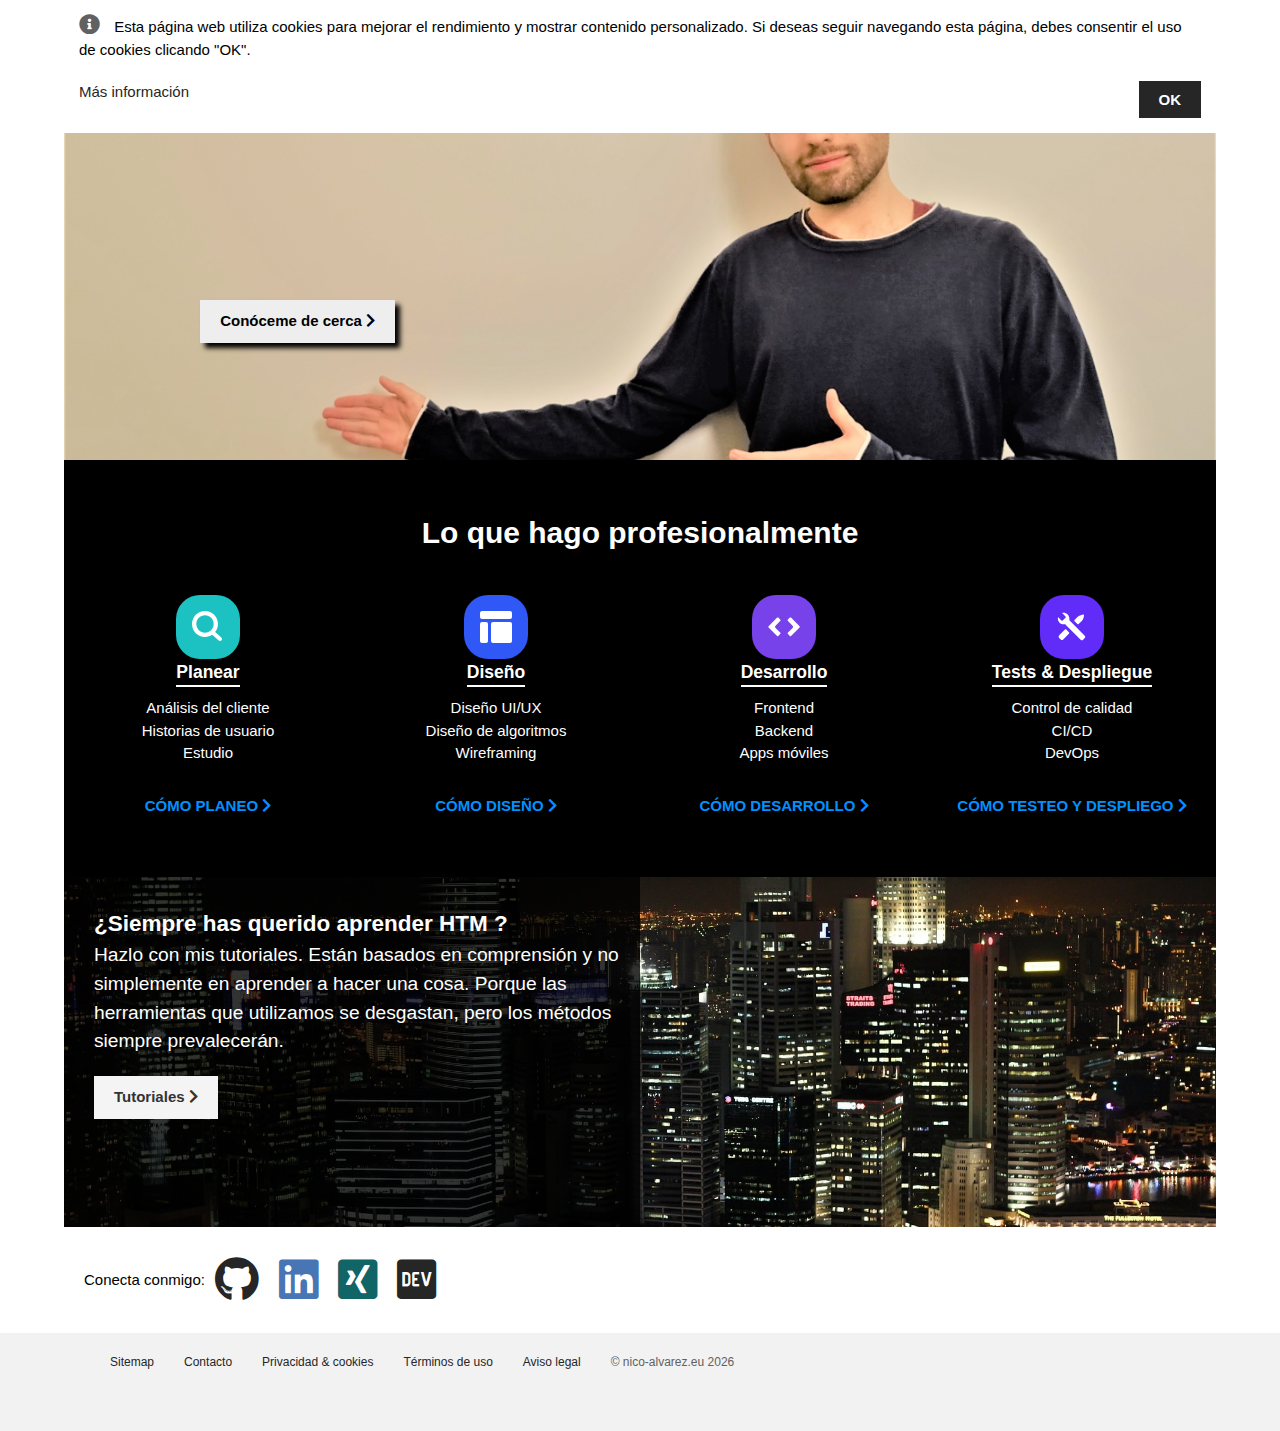
<file: es/index.html>
<!DOCTYPE html>
<html lang="en">
<head>
    <meta charset="UTF-8">
    <meta name="viewport" content="width=device-width, initial-scale=1.0">
    <meta http-equiv="X-UA-Compatible" content="ie=edge">
    <title>Nico Alvarez | Inicio</title>
    <!-- Materialize CSS -->
    <!-- <link rel="stylesheet" href="https://cdnjs.cloudflare.com/ajax/libs/materialize/1.0.0/css/materialize.min.css"> -->
    <!-- Font Awesome -->
    <link rel="stylesheet" href="https://cdnjs.cloudflare.com/ajax/libs/font-awesome/5.12.1/css/all.min.css">
    <link rel="stylesheet" href="../css/style.css">
    <link rel="shortcut icon" href="../logo.ico" type="image/x-icon">
</head>
<body>
    <div class="menu-btn">
        <i class="fas fa-bars fa-2x"></i>
      </div>
      <div class="container">
        <!-- Cookie banner -->
        <div class="cookie-banner block" id="cookie-banner">
          <p class="cookie-text">
            <i class="fas fa-info-circle info-icon"></i>
            Esta página web utiliza cookies para mejorar el rendimiento y mostrar contenido personalizado. Si deseas seguir navegando esta página, debes consentir el uso de cookies clicando "OK".
          </p>
          <button class="btn cb-close-btn" id="cb-close-btn">OK</button>
          <a href="#" class="cb-info">Más información</a>
        </div>
        <!-- Nav -->
        <nav class="main-nav">
          <ul class="left-menu">
            <img src="../assets/images/logo.PNG" alt="Nico Alvarez" class="logo">
            <a href="#" class="brand-name active">Nico Alvarez</a>
          </ul>
          <ul class="main-menu">
            <li><a href="#">Sobre mí</a></li>
            <li><a href="#">Tutoriales</a></li>
            <li><a href="#">Contacto</a></li>
            <li><a href="#">Aviso legal</a></li>
            <li>
              <select id="languages" onChange="checkLang(this);">
                <option value="es">
                  Español
                </option>
                <option value="en">
                  English
                </option>
                <option value="de">
                  Deutsch
                </option>
              </select>
            </li>
          </ul>
        </nav>
    
        <!-- Showcase -->
        <header class="showcase">
          <a href="#" class="waves-effect waves-light btn">
            Conóceme de cerca <i class="fas fa-chevron-right"></i>
          </a>
        </header>
    
        <!-- What I Do -->
        <div class="skills-wrapper">
          <h1 class="skills-title">Lo que hago profesionalmente</h1>
          <section class="skill-cards">
            <div class="skill-card">
              <svg width="64" height="64" viewBox="0 0 64 64" fill="none" xmlns="http://www.w3.org/2000/svg"><rect width="64" height="64" rx="24" fill="#1CC1C1"/><path fill-rule="evenodd" clip-rule="evenodd" d="M34.4431 35.7445C32.9553 36.9467 31.0617 37.6667 29 37.6667C24.2135 37.6667 20.3333 33.7865 20.3333 29C20.3333 24.2135 24.2135 20.3333 29 20.3333C33.7865 20.3333 37.6667 24.2135 37.6667 29C37.6667 31.4762 36.6282 33.7099 34.9629 35.2893C34.7919 35.393 34.6336 35.5244 34.4948 35.683C34.4771 35.7033 34.4599 35.7238 34.4431 35.7445ZM36.1956 39.8287C34.1352 41.2005 31.661 42 29 42C21.8203 42 16 36.1797 16 29C16 21.8203 21.8203 16 29 16C36.1797 16 42 21.8203 42 29C42 32.0669 40.938 34.8858 39.1616 37.1089L45.317 42.4948C46.1483 43.2222 46.2325 44.4857 45.5052 45.317C44.7778 46.1483 43.5143 46.2325 42.683 45.5052L36.1956 39.8287Z" fill="white"/></svg>
              <h3 class="skill-title">Planear</h3>
              <ul class="skill-list">
                <li class="skill-item">Análisis del cliente</li>
                <li class="skill-item">Historias de usuario</li>
                <li class="skill-item">Estudio</li>
              </ul>
              <a href="#">Cómo planeo <i class="fas fa-chevron-right"></i></a>
            </div>
            <div class="skill-card">
              <svg width="64" height="64" viewBox="0 0 64 64" fill="none" xmlns="http://www.w3.org/2000/svg"><rect width="64" height="64" rx="24" fill="#2F58F7"/><rect x="16" y="16" width="32" height="8" rx="2" fill="white"/><rect x="27" y="27" width="21" height="21" rx="2" fill="white"/><rect x="16" y="27" width="8" height="21" rx="2" fill="white"/></svg>
              <h3 class="skill-title">Diseño</h3>
              <ul class="skill-list">
                <li class="skill-item">Diseño UI/UX</li>
                <li class="skill-item">Diseño de algoritmos</li>
                <li class="skill-item">Wireframing</li>
              </ul>
              <a href="#">Cómo diseño <i class="fas fa-chevron-right"></i></a>
            </div>
            <div class="skill-card">
              <svg width="64" height="64" viewBox="0 0 64 64" fill="none" xmlns="http://www.w3.org/2000/svg"><rect width="64" height="64" rx="24" fill="#7842EB"/><path fill-rule="evenodd" clip-rule="evenodd" d="M26.284 22.6147C25.9716 22.3023 25.465 22.3023 25.1526 22.6147L16.5865 31.1808C16.4728 31.2945 16.4004 31.434 16.3695 31.5805C16.2808 31.8569 16.3461 32.172 16.5655 32.3914L25.1316 40.9575C25.444 41.2699 25.9505 41.2699 26.263 40.9575L28.3641 38.8564C28.6765 38.544 28.6765 38.0374 28.3641 37.725L23.567 32.928C22.9422 32.3031 22.9422 31.2901 23.567 30.6652L28.3851 25.8472C28.6975 25.5348 28.6975 25.0282 28.3851 24.7158L26.284 22.6147Z" fill="white"/><path fill-rule="evenodd" clip-rule="evenodd" d="M37.8586 22.6147C38.171 22.3023 38.6775 22.3023 38.99 22.6147L47.5561 31.1808C47.6698 31.2945 47.7421 31.434 47.7731 31.5805C47.8618 31.8569 47.7965 32.172 47.5771 32.3914L39.011 40.9575C38.6986 41.2699 38.192 41.2699 37.8796 40.9575L35.7785 38.8564C35.4661 38.544 35.4661 38.0374 35.7785 37.725L40.5755 32.928C41.2004 32.3031 41.2004 31.2901 40.5755 30.6652L35.7575 25.8472C35.4451 25.5348 35.4451 25.0282 35.7575 24.7158L37.8586 22.6147Z" fill="white"/></svg>
              <h3 class="skill-title">Desarrollo</h3>
              <ul class="skill-list">
                <li class="skill-item">Frontend</li>
                <li class="skill-item">Backend</li>
                <li class="skill-item">Apps móviles</li>
              </ul>
              <a href="#">Cómo desarrollo <i class="fas fa-chevron-right"></i></a>
            </div>
            <div class="skill-card">
              <svg width="64" height="64" viewBox="0 0 64 64" fill="none" xmlns="http://www.w3.org/2000/svg"><rect width="64" height="64" rx="24" fill="#612CF7"/><path fill-rule="evenodd" clip-rule="evenodd" d="M41.3342 19.9139L43.0192 19.5943C43.617 19.4809 44.1413 20.0052 44.0279 20.603L43.7083 22.288C43.4499 23.6501 42.7874 24.9029 41.8071 25.8832L38.6104 29.0799C38.2733 29.417 37.7268 29.4169 37.3898 29.0797L34.5429 26.2312C34.2061 25.8942 34.2062 25.3479 34.5431 25.011L37.739 21.8151C38.7193 20.8348 39.9721 20.1723 41.3342 19.9139ZM23.4443 44.2407C23.465 44.2235 23.4851 44.2052 23.5045 44.1858L29.0795 38.6108C29.4166 38.2737 29.4165 37.7272 29.0794 37.3902L26.231 34.5432C25.894 34.2063 25.3477 34.2064 25.0107 34.5433L19.4364 40.1177C19.4172 40.1369 19.3991 40.1567 19.3821 40.1772C19.3614 40.1943 19.3413 40.2126 19.322 40.232L19.1185 40.4354C18.4445 41.1094 18.4445 42.2023 19.1185 42.8763L20.7458 44.5035C21.4198 45.1776 22.5126 45.1776 23.1867 44.5035L23.3901 44.3001C23.4092 44.281 23.4273 44.2611 23.4443 44.2407Z" fill="white"/><path d="M29.1498 25.0823C29.1498 25.0824 29.1499 25.0822 29.1498 25.0823L30.2024 26.1345C29.3983 25.3304 29.3889 25.0032 29.3699 24.3486C29.3652 24.1864 29.3599 24.004 29.3418 23.7895C29.3943 22.252 28.8337 20.6975 27.6601 19.5239C26.1544 18.0182 24.0217 17.5216 22.1023 18.0341L25.5245 21.4562C25.8615 21.7932 25.8615 22.3396 25.5245 22.6766L22.6733 25.5278C22.3376 25.8635 21.7939 25.865 21.4564 25.5313L18.445 22.5545L18.0292 22.1206C17.5247 24.0352 18.0229 26.1592 19.5239 27.6602C20.6967 28.833 22.2498 29.3936 23.7862 29.342C24.0022 29.3603 24.1855 29.3656 24.3485 29.3703C24.9914 29.389 25.3186 29.3984 26.0918 30.1605L40.6779 44.7466C41.3519 45.4206 42.4447 45.4206 43.1187 44.7466L44.746 43.1193C45.42 42.4453 45.42 41.3525 44.746 40.6785L29.1498 25.0823Z" fill="white"/></svg>
              <h3 class="skill-title">Tests & Despliegue</h3>
              <ul class="skill-list">
                <li class="skill-item">Control de calidad</li>
                <li class="skill-item">CI/CD</li>
                <li class="skill-item">DevOps</li>
              </ul>
              <a href="#">Cómo testeo y despliego <i class="fas fa-chevron-right"></i></a>
            </div>
          </section>
        </div>

          <!-- Tutorials -->
          <section class="tuts dark">
            <div class="content">
              <h2>
                ¿Siempre has querido aprender 
                <span 
                  class="tut-name" 
                  data-wait="3000" 
                  data-words='["HTML", "CSS", "desarrollo cuántico"]'>
                </span>
                ?
              </h2>
              <p>Hazlo con mis tutoriales. Están basados en comprensión y no simplemente en aprender a hacer una cosa. Porque las herramientas que utilizamos se desgastan, pero los métodos siempre prevalecerán.
              </p>
                <a href="tutorials.html" class="btn">
                  Tutoriales <i class="fas fa-chevron-right"></i>
                </a>
            </div>
          </section>
    
          <!-- Follow -->
          <section class="follow">
            <p>Conecta conmigo: </p>
            <a href="https://github.com/Sebarbossus" target="_blank">
              <i class="fab fa-github fa-3x"></i>
            </a>
            <a href="https://www.linkedin.com/in/nico-alvarez-a3382113a/" style="color: #4875B4;" target="_blank">
              <i class="fab fa-linkedin fa-3x"></i>
            </a>
            <a href="https://www.xing.com/profile/Nico_Alvarez3/cv" style="color: #126567;" target="_blank">
              <i class="fab fa-xing-square fa-3x"></i>
            </a>
            <a href="https://dev.to/sebarbossus" target="_blank">
              <i class="fab fa-dev fa-3x"></i>
            </a>
          </section>
        </div>
          <!-- Footer -->
          <footer class="footer">
            <div class="footer-inner">
              <ul>
                <li><a href="#">Sitemap</a></li>
                <li><a href="#">Contacto</a></li>
                <li><a href="#">Privacidad &amp; cookies</a></li>
                <li><a href="#">Términos de uso</a></li>
                <li><a href="#">Aviso legal</a></li>
                <li><span>&copy; nico-alvarez.eu <span id="current-year"></span></span></li>
              </ul>
            </div>
          </footer>
          
          <script src="../js/script.js"></script>
          <!-- Customised JS file -->
          <script src="../js/index.js"></script>
</body>
</html>
</file>
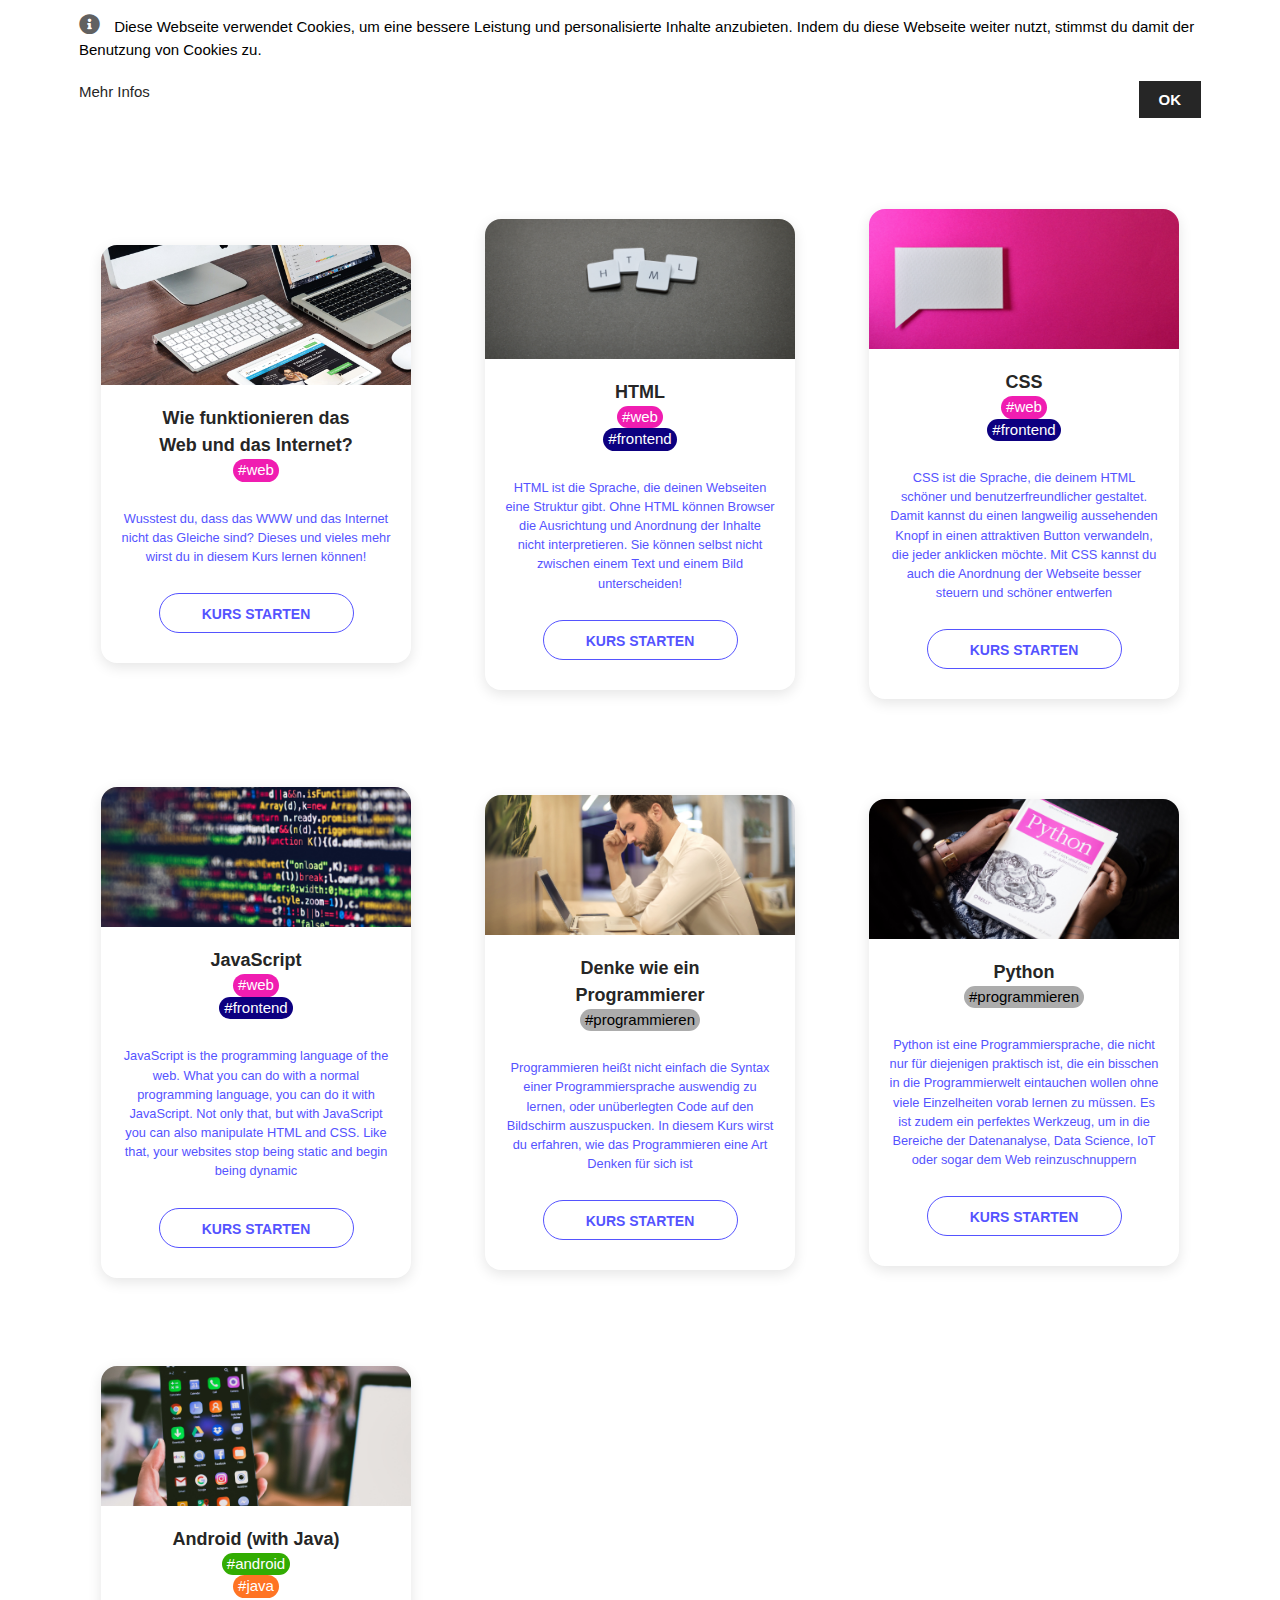
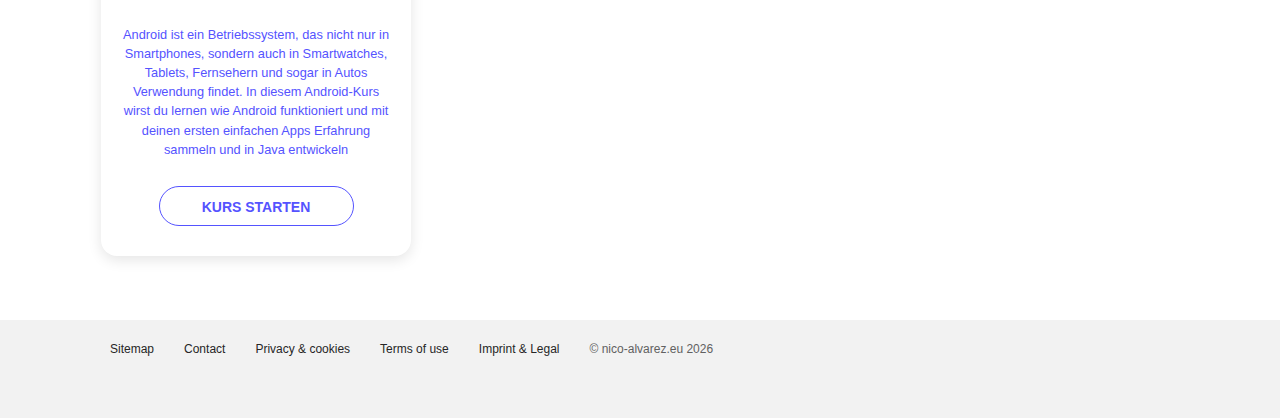
<file: de/tutorials.html>
<!DOCTYPE html>
<html lang="en">
<head>
    <meta charset="UTF-8">
    <meta name="viewport" content="width=device-width, initial-scale=1.0">
    <title>Nico Alvarez | Kurse</title>
    <!-- Materialize CSS -->
    <!-- <link rel="stylesheet" href="https://cdnjs.cloudflare.com/ajax/libs/materialize/1.0.0/css/materialize.min.css"> -->
    <!-- Font Awesome -->
    <link rel="stylesheet" href="https://cdnjs.cloudflare.com/ajax/libs/font-awesome/5.12.1/css/all.min.css">
    <link rel="stylesheet" href="../css/style.css">
    <link rel="stylesheet" href="../css/tutorials.css">
    <link rel="stylesheet" href="../css/thumbnails.css">
    <link rel="stylesheet" href="../css/hashes.css">
    <link rel="shortcut icon" href="../logo.ico" type="image/x-icon">
</head>
<body>
  <div class="menu-btn">
    <i class="fas fa-bars fa-2x"></i>
  </div>
  <div class="container">
    <!-- Cookie banner -->
    <div class="cookie-banner block" id="cookie-banner">
      <p class="cookie-text">
        <i class="fas fa-info-circle info-icon"></i>
        Diese Webseite verwendet Cookies, um eine bessere Leistung und personalisierte Inhalte anzubieten. Indem du diese Webseite weiter nutzt, stimmst du damit der Benutzung von Cookies zu.
      </p>
      <button class="btn cb-close-btn" id="cb-close-btn">OK</button>
      <a href="#" class="cb-info">Mehr Infos</a>
    </div>
    <!-- Nav -->
    <nav class="main-nav">
      <ul class="left-menu">
        <img src="../assets/images/logo.PNG" alt="Nico Alvarez" class="logo">
        <a href="#" class="brand-name active">Nico Alvarez</a>
      </ul>
      <ul class="main-menu">
        <li><a href="#">Über mich</a></li>
        <li><a href="#">Tutorials</a></li>
        <li><a href="#">Kontakt</a></li>
        <li><a href="#">Impressum</a></li>
        <li>
          <select id="languages" onChange="checkLang(this);">
            <option value="de">
              Deutsch
            </option>
            <option value="en">
              English
            </option>
            <option value="es">
              Español
            </option>
          </select>
        </li>
      </ul>
    </nav>
        
        <h1 class="title">Was willst du heute lernen?</h1>

        <div class="course-grid">
            <a name="Wie funktioniert das Web?" 
               class="course-card" 
               href="#">
            <div class="course-card-inner" id="web-img-bg"></div>
                <div class="course-title">Wie funktionieren das Web und das Internet?</div>
                <span class="course-hash web">#web</span>
                <div class="course-lesson-desc">
                    <p>Wusstest du, dass das WWW und das Internet nicht das Gleiche sind? Dieses und vieles mehr wirst du in diesem Kurs lernen können!</p>
                </div>
                <button class="course-btn">KURS STARTEN</button>
            </a>
            <a name="HTML" 
               class="course-card" 
               href="#">
            <div class="course-card-inner" id="html-img-bg"></div>
                <div class="course-title">HTML</div>
                <span class="course-hash web">#web</span>
                <span class="course-hash frontend">#frontend</span>
                <div class="course-lesson-desc">
                    <p>HTML ist die Sprache, die deinen Webseiten eine Struktur gibt. Ohne HTML können Browser die Ausrichtung und Anordnung der Inhalte nicht interpretieren. Sie können selbst nicht zwischen einem Text und einem Bild unterscheiden!</p>
                    <!-- Build it later: A modal -->
                    <!-- <a href="#">¿Para quién es este curso?</a> -->
                </div>
                <button class="course-btn">KURS STARTEN</button>
            </a>

            <a name="CSS" 
               class="course-card" 
               href="#">
            <div class="course-card-inner" id="css-img-bg"></div>
                <div class="course-title">CSS</div>
                <span class="course-hash web">#web</span>
                <span class="course-hash frontend">#frontend</span>
                <div class="course-lesson-desc">
                    <p>CSS ist die Sprache, die deinem HTML schöner und benutzerfreundlicher gestaltet. Damit kannst du einen langweilig aussehenden Knopf in einen attraktiven Button verwandeln, die jeder anklicken möchte. Mit CSS kannst du auch die Anordnung der Webseite besser steuern und schöner entwerfen</p>
                </div>
                <button class="course-btn">KURS STARTEN</button>
            </a>

            <a name="JavaScript" 
               class="course-card" 
               href="#">
            <div class="course-card-inner" id="js-img-bg"></div>
                <div class="course-title">JavaScript</div>
                <span class="course-hash web">#web</span>
                <span class="course-hash frontend">#frontend</span>
                <div class="course-lesson-desc">
                    <p>JavaScript is the programming language of the web. What you can do with a normal programming language, you can do it with JavaScript. Not only that, but with JavaScript you can also manipulate HTML and CSS. Like that, your websites stop being static and begin being dynamic</p>
                </div>
                <button class="course-btn">KURS STARTEN</button>
            </a>

            <a name="Pensar como un programador" 
               class="course-card" 
               href="#">
            <div class="course-card-inner" id="think-img-bg"></div>
                <div class="course-title">Denke wie ein Programmierer</div>
                <span class="course-hash programming">#programmieren</span>
                <div class="course-lesson-desc">
                    <p>Programmieren heißt nicht einfach die Syntax einer Programmiersprache auswendig zu lernen, oder unüberlegten Code auf den Bildschirm auszuspucken. In diesem Kurs wirst du erfahren, wie das Programmieren eine Art Denken für sich ist</p>
                </div>
                <button class="course-btn">KURS STARTEN</button>
            </a>

            <a name="Python" 
               class="course-card" 
               href="#">
            <div class="course-card-inner" id="python-img-bg"></div>
                <div class="course-title">Python</div>
                <span class="course-hash programming">#programmieren</span>
                <div class="course-lesson-desc">
                    <p>Python ist eine Programmiersprache, die nicht nur für diejenigen praktisch ist, die ein bisschen in die Programmierwelt eintauchen wollen ohne viele Einzelheiten vorab lernen zu müssen. Es ist zudem ein perfektes Werkzeug, um in die Bereiche der Datenanalyse, Data Science, IoT oder sogar dem Web reinzuschnuppern</p>
                </div>
                <button class="course-btn">KURS STARTEN</button>
            </a>

            <a name="Android (con Java)" 
               class="course-card" 
               href="#">
            <div class="course-card-inner" id="androidjava-img-bg"></div>
                <div class="course-title">Android (with Java)</div>
                <span class="course-hash android">#android</span>
                <span class="course-hash java">#java</span>
                <div class="course-lesson-desc">
                    <p>Android ist ein Betriebssystem, das nicht nur in Smartphones, sondern auch in Smartwatches, Tablets, Fernsehern und sogar in Autos Verwendung findet. In diesem Android-Kurs wirst du lernen wie Android funktioniert und mit deinen ersten einfachen Apps Erfahrung sammeln und in Java entwickeln</p>
                </div>
                <button class="course-btn">KURS STARTEN</button>
            </a>
        </div>

        </div>
        <!-- Footer -->
        <footer class="footer">
        <div class="footer-inner">
            <ul>
            <li><a href="#">Sitemap</a></li>
            <li><a href="#">Contact</a></li>
            <li><a href="#">Privacy &amp; cookies</a></li>
            <li><a href="#">Terms of use</a></li>
            <li><a href="#">Imprint &amp; Legal</a></li>
            <li><span>&copy; nico-alvarez.eu <span id="current-year"></span></span></li>
            </ul>
        </div>
        </footer>

        <!-- Materialize CSS -->
        <!-- <script src="https://cdnjs.cloudflare.com/ajax/libs/materialize/1.0.0/js/materialize.min.js"></script> -->
        <script src="../js/script.js"></script>
</body>
</html>
</file>
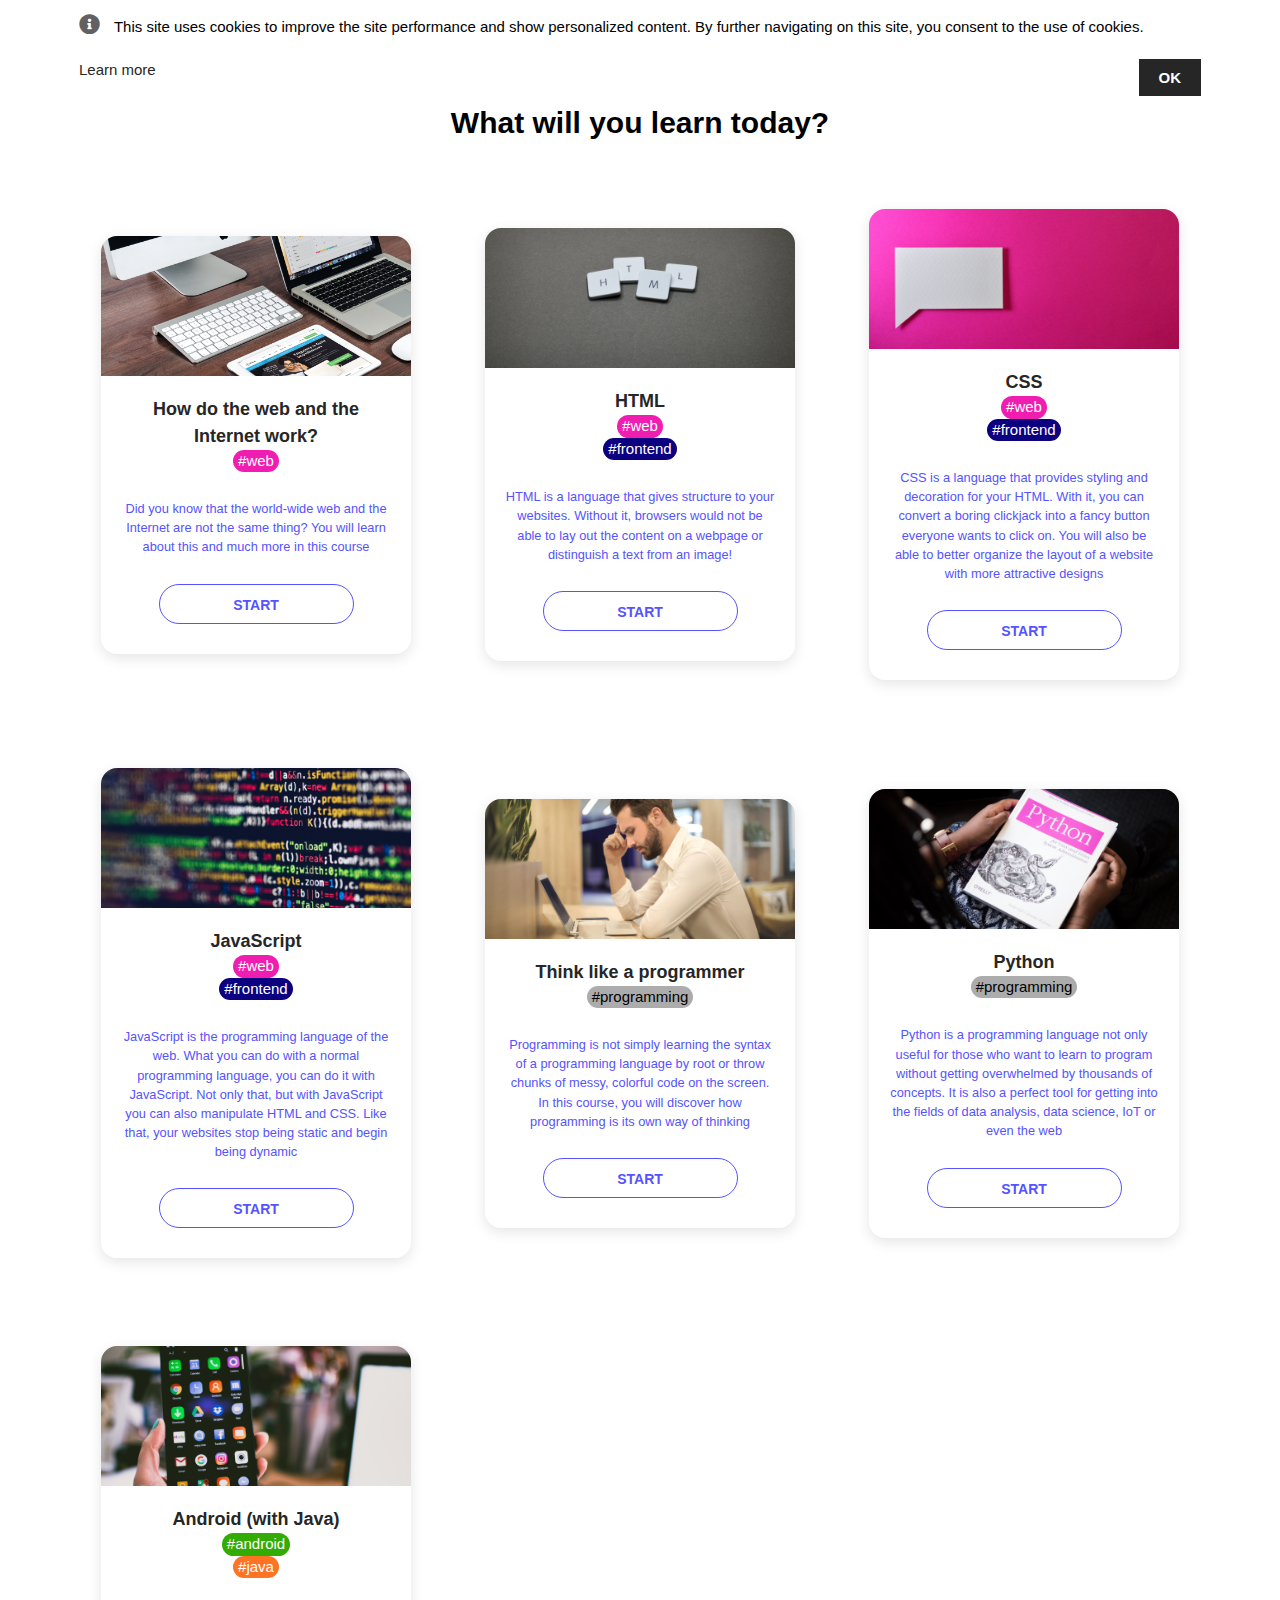
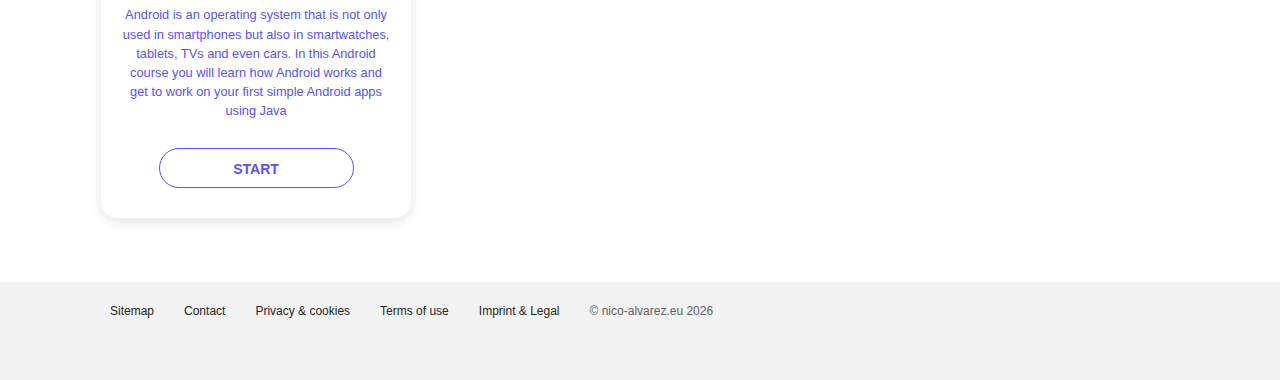
<file: en/tutorials.html>
<!DOCTYPE html>
<html lang="en">
<head>
    <meta charset="UTF-8">
    <meta name="viewport" content="width=device-width, initial-scale=1.0">
    <title>Nico Alvarez | Tutorials</title>
    <!-- Materialize CSS -->
    <!-- <link rel="stylesheet" href="https://cdnjs.cloudflare.com/ajax/libs/materialize/1.0.0/css/materialize.min.css"> -->
    <!-- Font Awesome -->
    <link rel="stylesheet" href="https://cdnjs.cloudflare.com/ajax/libs/font-awesome/5.12.1/css/all.min.css">
    <link rel="stylesheet" href="../css/style.css">
    <link rel="stylesheet" href="../css/tutorials.css">
    <link rel="stylesheet" href="../css/thumbnails.css">
    <link rel="stylesheet" href="../css/hashes.css">
    <link rel="shortcut icon" href="../logo.ico" type="image/x-icon">
</head>
<body>
    <div class="menu-btn">
      <i class="fas fa-bars fa-2x"></i>
    </div>
    <div class="container">
      <!-- Cookie banner -->
      <div class="cookie-banner block" id="cookie-banner">
        <p class="cookie-text">
          <i class="fas fa-info-circle info-icon"></i>
          This site uses cookies to improve the site performance and show personalized content. By further navigating on this site, you consent to the use of cookies.
        </p>
        <button class="btn cb-close-btn" id="cb-close-btn">OK</button>
        <a href="#" class="cb-info">Learn more</a>
      </div>
      <!-- Nav -->
      <nav class="main-nav">
        <ul class="left-menu">
          <img src="../assets/images/logo.PNG" alt="Nico Alvarez" class="logo">
          <a href="#" class="brand-name active">Nico Alvarez</a>
        </ul>
        <ul class="main-menu">
          <li><a href="#">About</a></li>
          <li><a href="#">Tutorials</a></li>
          <li><a href="#">Contact</a></li>
          <li><a href="#">Imprint</a></li>
          <li>
            <select id="languages" onChange="checkLang(this);">
              <option value="en">
                English
              </option>
              <option value="de">
                Deutsch
              </option>
              <option value="es">
                Español
              </option>
            </select>
          </li>
        </ul>
      </nav>
        
        <h1 class="title">What will you learn today?</h1>

        <div class="course-grid">
            <a name="¿Cómo funciona la web?" 
               class="course-card" 
               href="#">
            <div class="course-card-inner" id="web-img-bg"></div>
                <div class="course-title">How do the web and the Internet work?</div>
                <span class="course-hash web">#web</span>
                <div class="course-lesson-desc">
                    <p>Did you know that the world-wide web and the Internet are not the same thing? You will learn about this and much more in this course</p>
                </div>
                <button class="course-btn">START</button>
            </a>
            <a name="HTML" 
               class="course-card" 
               href="#">
            <div class="course-card-inner" id="html-img-bg"></div>
                <div class="course-title">HTML</div>
                <span class="course-hash web">#web</span>
                <span class="course-hash frontend">#frontend</span>
                <div class="course-lesson-desc">
                    <p>HTML is a language that gives structure to your websites. Without it, browsers would not be able to lay out the content on a webpage or distinguish a text from an image!</p>
                    <!-- Build it later: A modal -->
                    <!-- <a href="#">¿Para quién es este curso?</a> -->
                </div>
                <button class="course-btn">START</button>
            </a>

            <a name="CSS" 
               class="course-card" 
               href="#">
            <div class="course-card-inner" id="css-img-bg"></div>
                <div class="course-title">CSS</div>
                <span class="course-hash web">#web</span>
                <span class="course-hash frontend">#frontend</span>
                <div class="course-lesson-desc">
                    <p>CSS is a language that provides styling and decoration for your HTML. With it, you can convert a boring clickjack into a fancy button everyone wants to click on. You will also be able to better organize the layout of a website with more attractive designs</p>
                </div>
                <button class="course-btn">START</button>
            </a>

            <a name="JavaScript" 
               class="course-card" 
               href="#">
            <div class="course-card-inner" id="js-img-bg"></div>
                <div class="course-title">JavaScript</div>
                <span class="course-hash web">#web</span>
                <span class="course-hash frontend">#frontend</span>
                <div class="course-lesson-desc">
                    <p>JavaScript is the programming language of the web. What you can do with a normal programming language, you can do it with JavaScript. Not only that, but with JavaScript you can also manipulate HTML and CSS. Like that, your websites stop being static and begin being dynamic</p>
                </div>
                <button class="course-btn">START</button>
            </a>

            <a name="Pensar como un programador" 
               class="course-card" 
               href="#">
            <div class="course-card-inner" id="think-img-bg"></div>
                <div class="course-title">Think like a programmer</div>
                <span class="course-hash programming">#programming</span>
                <div class="course-lesson-desc">
                    <p>Programming is not simply learning the syntax of a programming language by root or throw chunks of messy, 
                    colorful code on the screen. In this course, you will discover how programming is its own way of thinking</p>
                </div>
                <button class="course-btn">START</button>
            </a>

            <a name="Python" 
               class="course-card" 
               href="#">
            <div class="course-card-inner" id="python-img-bg"></div>
                <div class="course-title">Python</div>
                <span class="course-hash programming">#programming</span>
                <div class="course-lesson-desc">
                    <p>Python is a programming language not only useful for those who want to learn to program without getting overwhelmed by thousands of concepts. It is also a perfect tool for getting into the fields of data analysis, data science, IoT or even the web</p>
                </div>
                <button class="course-btn">START</button>
            </a>

            <a name="Android (con Java)" 
               class="course-card" 
               href="#">
            <div class="course-card-inner" id="androidjava-img-bg"></div>
                <div class="course-title">Android (with Java)</div>
                <span class="course-hash android">#android</span>
                <span class="course-hash java">#java</span>
                <div class="course-lesson-desc">
                    <p>Android is an operating system that is not only used in smartphones but also in smartwatches, tablets, TVs and even cars. In this Android course you will learn how Android works and get to work on your first simple Android apps using Java</p>
                </div>
                <button class="course-btn">START</button>
            </a>
        </div>

        </div>
        <!-- Footer -->
        <footer class="footer">
        <div class="footer-inner">
            <ul>
            <li><a href="#">Sitemap</a></li>
            <li><a href="#">Contact</a></li>
            <li><a href="#">Privacy &amp; cookies</a></li>
            <li><a href="#">Terms of use</a></li>
            <li><a href="#">Imprint &amp; Legal</a></li>
            <li><span>&copy; nico-alvarez.eu <span id="current-year"></span></span></li>
            </ul>
        </div>
        </footer>

        <!-- Materialize CSS -->
        <!-- <script src="https://cdnjs.cloudflare.com/ajax/libs/materialize/1.0.0/js/materialize.min.js"></script> -->
        <script src="../js/script.js"></script>
</body>
</html>
</file>
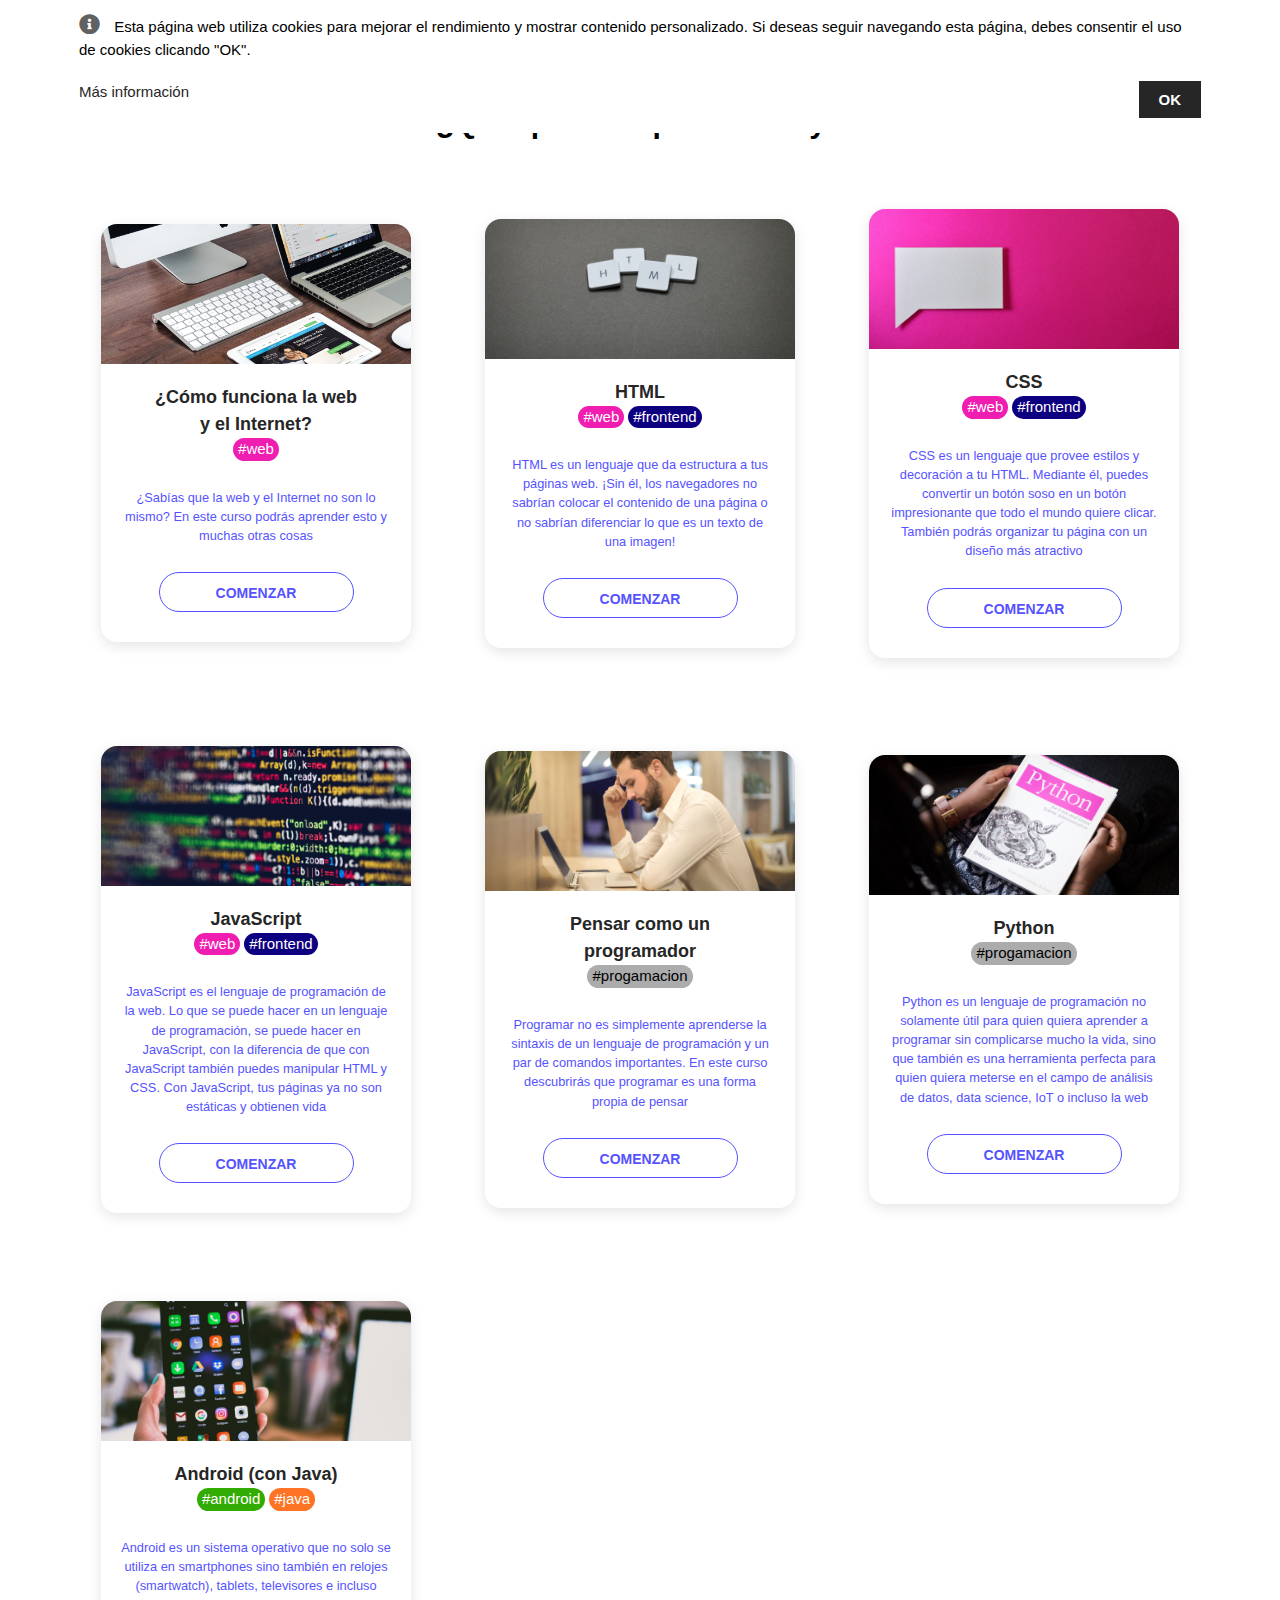
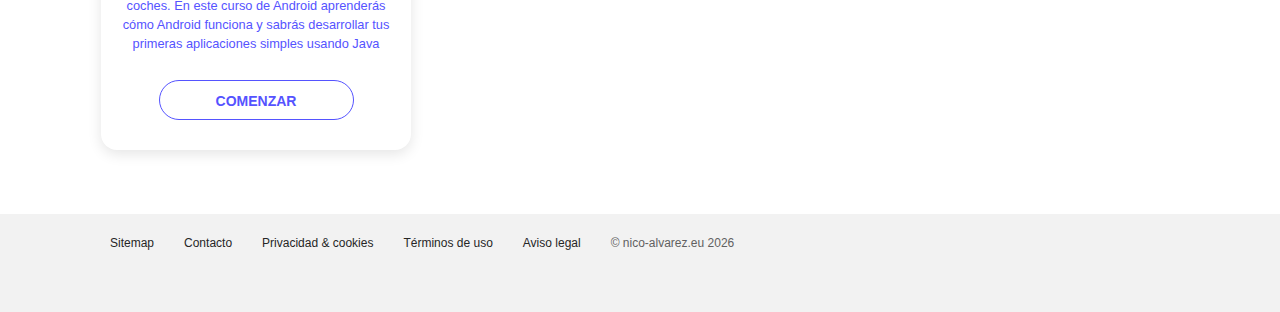
<file: es/tutorials.html>
<!DOCTYPE html>
<html lang="en">
<head>
    <meta charset="UTF-8">
    <meta name="viewport" content="width=device-width, initial-scale=1.0">
    <title>Nico Alvarez | Tutoriales</title>
    <!-- Materialize CSS -->
    <!-- <link rel="stylesheet" href="https://cdnjs.cloudflare.com/ajax/libs/materialize/1.0.0/css/materialize.min.css"> -->
    <!-- Font Awesome -->
    <link rel="stylesheet" href="https://cdnjs.cloudflare.com/ajax/libs/font-awesome/5.12.1/css/all.min.css">
    <link rel="stylesheet" href="../css/style.css">
    <link rel="stylesheet" href="../css/tutorials.css">
    <link rel="stylesheet" href="../css/thumbnails.css">
    <link rel="stylesheet" href="../css/hashes.css">
    <link rel="shortcut icon" href="../logo.ico" type="image/x-icon">
</head>
<body>
    <div class="menu-btn">
        <i class="fas fa-bars fa-2x"></i>
    </div>
      <div class="container">
        <!-- Cookie banner -->
        <div class="cookie-banner block" id="cookie-banner">
          <p class="cookie-text">
            <i class="fas fa-info-circle info-icon"></i>
            Esta página web utiliza cookies para mejorar el rendimiento y mostrar contenido personalizado. Si deseas seguir navegando esta página, debes consentir el uso de cookies clicando "OK".
          </p>
          <button class="btn cb-close-btn" id="cb-close-btn">OK</button>
          <a href="#" class="cb-info">Más información</a>
        </div>
        <!-- Nav -->
        <nav class="main-nav">
          <ul class="left-menu">
            <img src="../assets/images/logo.PNG" alt="Nico Alvarez" class="logo">
            <a href="index.html" class="brand-name">Nico Alvarez</a>
          </ul>
          <ul class="main-menu">
            <li><a href="#">Sobre mí</a></li>
            <li><a class="active" href="#">Tutoriales</a></li>
            <li><a href="#">Contacto</a></li>
            <li><a href="#">Aviso legal</a></li>
            <li>
              <select id="languages" onChange="checkLang(this);">
                <option value="es">
                  Español
                </option>
                <option value="en">
                  English
                </option>
                <option value="de">
                  Deutsch
                </option>
              </select>
            </li>
          </ul>
        </nav>
        
        <h1 class="title">¿Qué quieres aprender hoy?</h1>

        <div class="course-grid">
            <a name="¿Cómo funciona la web?" 
               class="course-card" 
               href="#">
            <div class="course-card-inner" id="web-img-bg"></div>
                <div class="course-title">¿Cómo funciona la web y el Internet?</div>
                <div class="course-hash-container">
                  <span class="course-hash web">#web</span>
                </div>
                <div class="course-lesson-desc">
                    <p>¿Sabías que la web y el Internet no son lo mismo? En este curso podrás aprender esto y muchas otras cosas</p>
                </div>
                <button class="course-btn">COMENZAR</button>
            </a>
            <a name="HTML" 
               class="course-card" 
               href="#">
            <div class="course-card-inner" id="html-img-bg"></div>
                <div class="course-title">HTML</div>
                <div class="course-hash-container">
                  <span class="course-hash web">#web</span>
                  <span class="course-hash frontend">#frontend</span>
                </div>
                <div class="course-lesson-desc">
                    <p>HTML es un lenguaje que da estructura a tus páginas web. ¡Sin él, los navegadores no sabrían colocar el contenido de una página o no sabrían diferenciar lo que es un texto de una imagen!</p>
                    <!-- Build it later: A modal -->
                    <!-- <a href="#">¿Para quién es este curso?</a> -->
                </div>
                <button class="course-btn">COMENZAR</button>
            </a>

            <a name="CSS" 
               class="course-card" 
               href="#">
            <div class="course-card-inner" id="css-img-bg"></div>
                <div class="course-title">CSS</div>
                <div class="course-hash-container">
                  <span class="course-hash web">#web</span>
                  <span class="course-hash frontend">#frontend</span>
                </div>
                <div class="course-lesson-desc">
                    <p>CSS es un lenguaje que provee estilos y decoración a tu HTML. Mediante él, puedes convertir un botón soso en un botón impresionante que todo el mundo quiere clicar. También podrás organizar tu página con un diseño más atractivo</p>
                </div>
                <button class="course-btn">COMENZAR</button>
            </a>

            <a name="JavaScript" 
               class="course-card" 
               href="#">
            <div class="course-card-inner" id="js-img-bg"></div>
                <div class="course-title">JavaScript</div>
                <div class="course-hash-container">
                  <span class="course-hash web">#web</span>
                  <span class="course-hash frontend">#frontend</span>
                </div>
                <div class="course-lesson-desc">
                    <p>JavaScript es el lenguaje de programación de la web. Lo que se puede hacer en un lenguaje de programación, se puede hacer en JavaScript, con la diferencia de que con JavaScript también puedes manipular HTML y CSS. Con JavaScript, tus páginas ya no son estáticas y obtienen vida</p>
                </div>
                <button class="course-btn">COMENZAR</button>
            </a>

            <a name="Pensar como un programador" 
               class="course-card" 
               href="#">
            <div class="course-card-inner" id="think-img-bg"></div>
                <div class="course-title">Pensar como un programador</div>
                <div class="course-hash-container">
                  <span class="course-hash programming">#progamacion</span>
                </div>
                <div class="course-lesson-desc">
                    <p>Programar no es simplemente aprenderse la sintaxis de un lenguaje de programación y un par de comandos importantes. En este curso descubrirás que programar es una forma propia de pensar</p>
                </div>
                <button class="course-btn">COMENZAR</button>
            </a>

            <a name="Python" 
               class="course-card" 
               href="#">
            <div class="course-card-inner" id="python-img-bg"></div>
                <div class="course-title">Python</div>
                <div class="course-hash-container">
                  <span class="course-hash programming">#progamacion</span>
                </div>
                <div class="course-lesson-desc">
                    <p>Python es un lenguaje de programación no solamente útil para quien quiera aprender a programar sin complicarse mucho la vida, sino que también es una herramienta perfecta para quien quiera meterse en el campo de análisis de datos, data science, IoT o incluso la web</p>
                </div>
                <button class="course-btn">COMENZAR</button>
            </a>

            <a name="Android (con Java)" 
               class="course-card" 
               href="./courses/android-java/index.html">
            <div class="course-card-inner" id="androidjava-img-bg"></div>
                <div class="course-title">Android (con Java)</div>
                <div class="course-hash-container">
                  <span class="course-hash android">#android</span>
                  <span class="course-hash java">#java</span>
                </div>
                <div class="course-lesson-desc">
                    <p>Android es un sistema operativo que no solo se utiliza en smartphones sino también en relojes (smartwatch), tablets, televisores e incluso coches. En este curso de Android aprenderás cómo Android funciona y sabrás desarrollar tus primeras aplicaciones simples usando Java</p>
                </div>
                <button class="course-btn">COMENZAR</button>
            </a>
        </div>

        </div>
        <!-- Footer -->
        <footer class="footer">
        <div class="footer-inner">
            <ul>
            <li><a href="#">Sitemap</a></li>
            <li><a href="#">Contacto</a></li>
            <li><a href="#">Privacidad &amp; cookies</a></li>
            <li><a href="#">Términos de uso</a></li>
            <li><a href="#">Aviso legal</a></li>
            <li><span>&copy; nico-alvarez.eu <span id="current-year"></span></span></li>
            </ul>
        </div>
        </footer>

        <!-- Materialize CSS -->
        <!-- <script src="https://cdnjs.cloudflare.com/ajax/libs/materialize/1.0.0/js/materialize.min.js"></script> -->
        <script src="../js/script.js"></script>
</body>
</html>
</file>
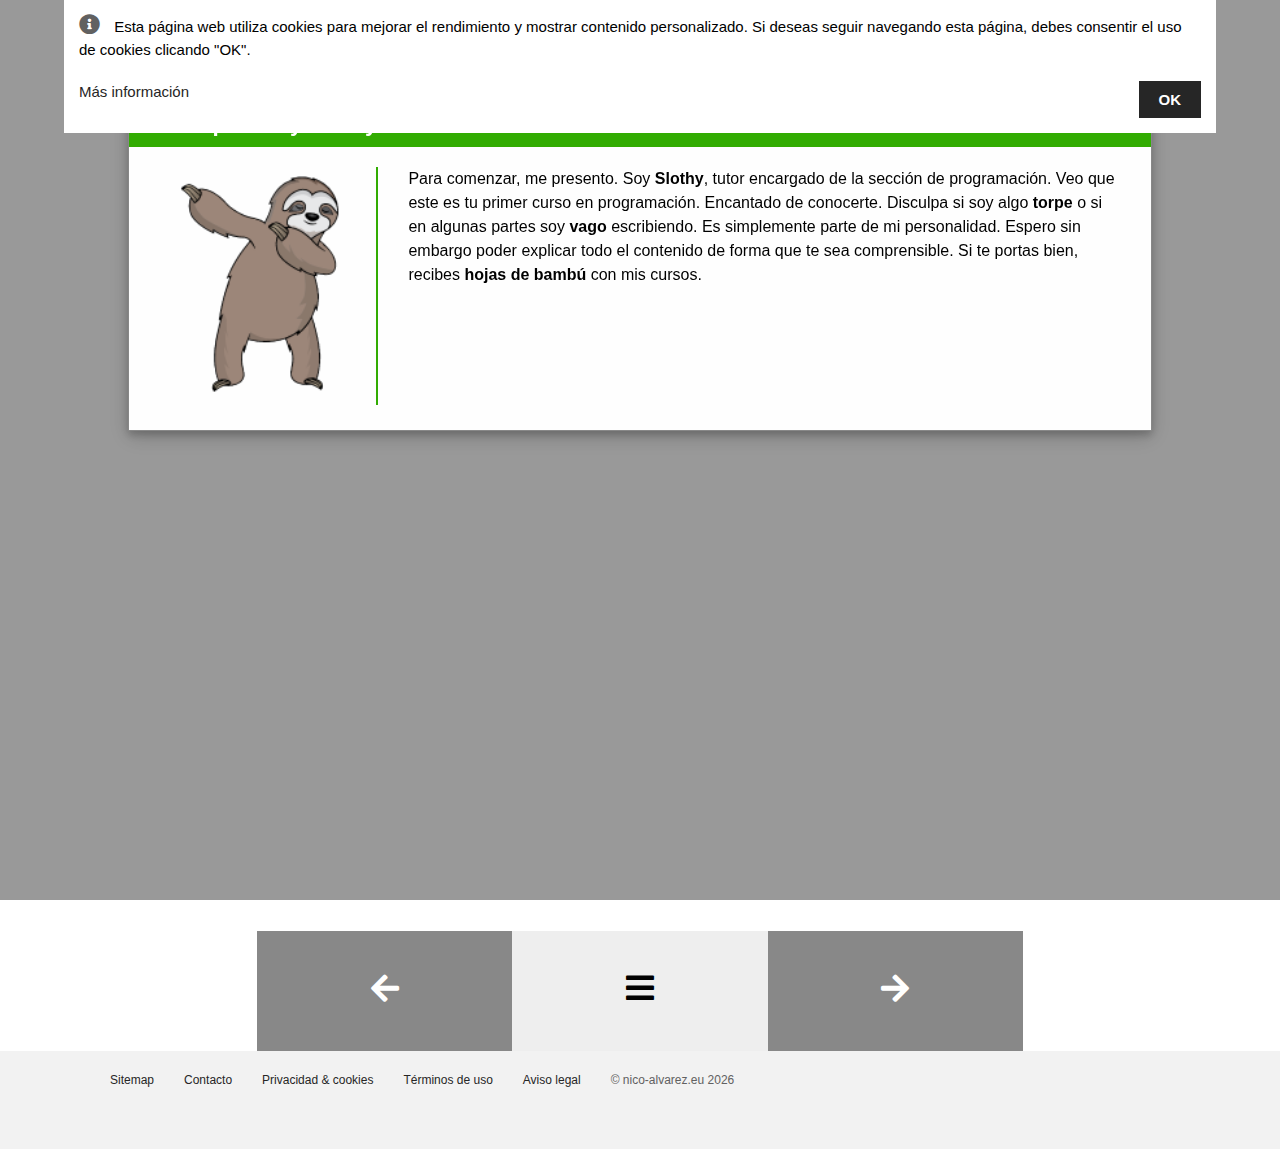
<file: es/courses/android-java/1/lesson-2.html>
<!DOCTYPE html>
<html lang="en">
<head>
    <meta charset="UTF-8">
    <meta name="viewport" content="width=device-width, initial-scale=1.0">
    <title>Nico Alvarez | Android (con Java)</title>
    <!-- Materialize CSS -->
    <!-- <link rel="stylesheet" href="https://cdnjs.cloudflare.com/ajax/libs/materialize/1.0.0/css/materialize.min.css"> -->
    <!-- Font Awesome -->
    <link rel="stylesheet" href="https://cdnjs.cloudflare.com/ajax/libs/font-awesome/5.12.1/css/all.min.css">
    <link rel="stylesheet" href="../../../../css/style.css">
    <link rel="stylesheet" href="../../../../css/course.css">
    <link rel="stylesheet" href="../../../../css/tutor-modal.css">
    <link rel="shortcut icon" href="../../../../logo.ico" type="image/x-icon">
</head>
<body>
    <div class="menu-btn">
        <i class="fas fa-bars fa-2x"></i>
    </div>
    <div class="container">
        <!-- Cookie banner -->
        <div class="cookie-banner block" id="cookie-banner">
          <p class="cookie-text">
            <i class="fas fa-info-circle info-icon"></i>
            Esta página web utiliza cookies para mejorar el rendimiento y mostrar contenido personalizado. Si deseas seguir navegando esta página, debes consentir el uso de cookies clicando "OK".
          </p>
          <button class="btn cb-close-btn" id="cb-close-btn">OK</button>
          <a href="#" class="cb-info">Más información</a>
        </div>
        <!-- Nav -->
        <nav class="main-nav">
          <ul class="left-menu">
            <img src="../../../../assets/images/logo.PNG" alt="Nico Alvarez" class="logo">
            <a href="../../../index.html" class="brand-name">Nico Alvarez</a>
          </ul>
          <ul class="main-menu">
            <li><a href="#">Sobre mí</a></li>
            <li><a href="../../../tutorials.html">Tutoriales</a></li>
            <li><a href="#">Contacto</a></li>
            <li><a href="#">Aviso legal</a></li>
            <li>
              <select id="languages" onChange="checkLang(this);">
                <option value="es">
                  Español
                </option>
                <option value="en">
                  English
                </option>
                <option value="de">
                  Deutsch
                </option>
              </select>
            </li>
          </ul>
        </nav>
        
        <div class="intro-modal" id="intro-slothy">
          <div class="intro-modal-content">
            <div class="intro-modal-header imh-slothy">
              <h2>Disculpa... soy Slothy</h2>
              <span class="intro-modal-close">&times;</span>
            </div>
            <div class="intro-modal-body">
              <div class="img-wrapper">
                <img src="../../../../assets/images/slothy.png"/>
              </div>
              <p class="imb-slothy-p">Para comenzar, me presento. Soy <b>Slothy</b>, tutor encargado de la sección de programación. Veo que este es tu primer curso en programación. Encantado de conocerte. Disculpa si soy algo <b>torpe</b> o si en algunas partes soy <b>vago</b> escribiendo. Es simplemente parte de mi personalidad. Espero sin embargo poder explicar todo el contenido de forma que te sea comprensible. Si te portas bien, recibes <b>hojas de bambú</b> con mis cursos.</p>
            </div>
          </div>
        </div>

        <h1 class="title">Arquitectura de Android</h1>

        <div class="lesson-text" style="text-align:center;">

            <img src="../../../../assets/images/slothy-working.jpg" width="300px" height="auto" />
            <p style="margin-bottom: 500px;">Slothy está trabajando a maza para terminar esta lección... O tomando unas vacaciones</p>

            <div class="lesson-navigation">
              <div class="lesson-back slothy">
                <a href="./lesson-1.html" class="lesson-back-link">
                    <i class="fas fa-arrow-left lesson-navigation-icon slothy"></i>
                </a>
              </div>
              <div class="lesson-index">
                <a href="../index.html" class="lesson-index-link">
                  <i class="fas fa-bars lesson-navigation-icon slothy"></i>
                </a>
              </div>
              <div class="lesson-forward slothy">
                <a href="./lesson-3.html" class="lesson-forward-link">
                  <i class="fas fa-arrow-right lesson-navigation-icon slothy"></i>
                </a>
              </div>
            </div>
        </div>
        
    </div>
    <!-- Footer -->
    <footer class="footer">
      <div class="footer-inner">
          <ul>
          <li><a href="#">Sitemap</a></li>
          <li><a href="#">Contacto</a></li>
          <li><a href="#">Privacidad &amp; cookies</a></li>
          <li><a href="#">Términos de uso</a></li>
          <li><a href="#">Aviso legal</a></li>
          <li><span>&copy; nico-alvarez.eu <span id="current-year"></span></span></li>
          </ul>
      </div>
    </footer>

    <script src="../../../../js/script.js"></script>
    <script src="../../../../js/modal.js"></script>
    <script src="../../../../js/quizzes.js"></script>
</body>
</html>
</file>
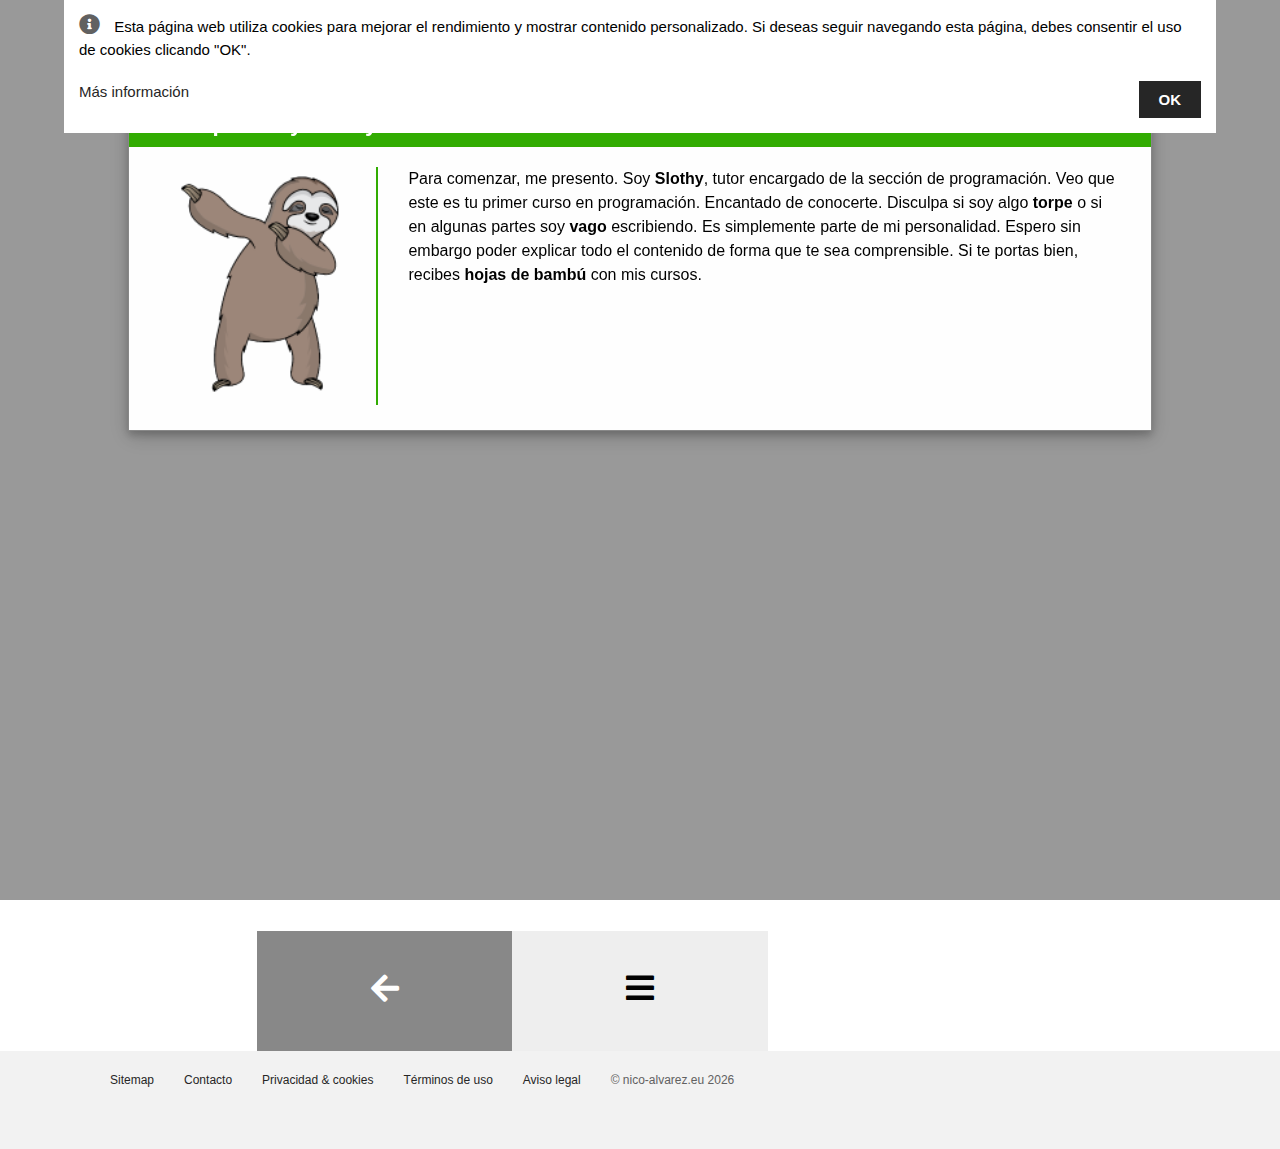
<file: es/courses/android-java/1/lesson-3.html>
<!DOCTYPE html>
<html lang="en">
<head>
    <meta charset="UTF-8">
    <meta name="viewport" content="width=device-width, initial-scale=1.0">
    <title>Nico Alvarez | Android (con Java)</title>
    <!-- Materialize CSS -->
    <!-- <link rel="stylesheet" href="https://cdnjs.cloudflare.com/ajax/libs/materialize/1.0.0/css/materialize.min.css"> -->
    <!-- Font Awesome -->
    <link rel="stylesheet" href="https://cdnjs.cloudflare.com/ajax/libs/font-awesome/5.12.1/css/all.min.css">
    <link rel="stylesheet" href="../../../../css/style.css">
    <link rel="stylesheet" href="../../../../css/course.css">
    <link rel="stylesheet" href="../../../../css/tutor-modal.css">
    <link rel="shortcut icon" href="../../../../logo.ico" type="image/x-icon">
</head>
<body>
    <div class="menu-btn">
        <i class="fas fa-bars fa-2x"></i>
    </div>
    <div class="container">
        <!-- Cookie banner -->
        <div class="cookie-banner block" id="cookie-banner">
          <p class="cookie-text">
            <i class="fas fa-info-circle info-icon"></i>
            Esta página web utiliza cookies para mejorar el rendimiento y mostrar contenido personalizado. Si deseas seguir navegando esta página, debes consentir el uso de cookies clicando "OK".
          </p>
          <button class="btn cb-close-btn" id="cb-close-btn">OK</button>
          <a href="#" class="cb-info">Más información</a>
        </div>
        <!-- Nav -->
        <nav class="main-nav">
          <ul class="left-menu">
            <img src="../../../../assets/images/logo.PNG" alt="Nico Alvarez" class="logo">
            <a href="../../../index.html" class="brand-name">Nico Alvarez</a>
          </ul>
          <ul class="main-menu">
            <li><a href="#">Sobre mí</a></li>
            <li><a href="../../../tutorials.html">Tutoriales</a></li>
            <li><a href="#">Contacto</a></li>
            <li><a href="#">Aviso legal</a></li>
            <li>
              <select id="languages" onChange="checkLang(this);">
                <option value="es">
                  Español
                </option>
                <option value="en">
                  English
                </option>
                <option value="de">
                  Deutsch
                </option>
              </select>
            </li>
          </ul>
        </nav>
        
        <div class="intro-modal" id="intro-slothy">
          <div class="intro-modal-content">
            <div class="intro-modal-header imh-slothy">
              <h2>Disculpa... soy Slothy</h2>
              <span class="intro-modal-close">&times;</span>
            </div>
            <div class="intro-modal-body">
              <div class="img-wrapper">
                <img src="../../../../assets/images/slothy.png"/>
              </div>
              <p class="imb-slothy-p">Para comenzar, me presento. Soy <b>Slothy</b>, tutor encargado de la sección de programación. Veo que este es tu primer curso en programación. Encantado de conocerte. Disculpa si soy algo <b>torpe</b> o si en algunas partes soy <b>vago</b> escribiendo. Es simplemente parte de mi personalidad. Espero sin embargo poder explicar todo el contenido de forma que te sea comprensible. Si te portas bien, recibes <b>hojas de bambú</b> con mis cursos.</p>
            </div>
          </div>
        </div>

        <h1 class="title">Conceptos internos de Android</h1>

        <div class="lesson-text" style="text-align:center;">

            <img src="../../../../assets/images/slothy-working.jpg" width="300px" height="auto" />
            <p style="margin-bottom: 500px;">Slothy está trabajando a maza para terminar esta lección... O tomando unas vacaciones</p>

            <div class="lesson-navigation">
              <div class="lesson-back slothy">
                <a href="./lesson-2.html" class="lesson-back-link">
                    <i class="fas fa-arrow-left lesson-navigation-icon slothy"></i>
                </a>
              </div>
              <div class="lesson-index">
                <a href="../index.html" class="lesson-index-link">
                  <i class="fas fa-bars lesson-navigation-icon slothy"></i>
                </a>
              </div>
              <div class="lesson-forward disabled">
              </div>
            </div>
        </div>
        
    </div>
    <!-- Footer -->
    <footer class="footer">
      <div class="footer-inner">
          <ul>
          <li><a href="#">Sitemap</a></li>
          <li><a href="#">Contacto</a></li>
          <li><a href="#">Privacidad &amp; cookies</a></li>
          <li><a href="#">Términos de uso</a></li>
          <li><a href="#">Aviso legal</a></li>
          <li><span>&copy; nico-alvarez.eu <span id="current-year"></span></span></li>
          </ul>
      </div>
    </footer>

    <script src="../../../../js/script.js"></script>
    <script src="../../../../js/modal.js"></script>
    <script src="../../../../js/quizzes.js"></script>
</body>
</html>
</file>
<file: css/style.css>
* {
    box-sizing: border-box;
    margin: 0;
    padding: 0;
  }
  
  body {
    font-family: 'Segoe UI', Tahoma, Geneva, Verdana, sans-serif;
    background: #fff;
    color: #000;
    font-size: 15px;
    line-height: 1.5;
  }
  
  a {
    color: #262626;
    text-decoration: none;
  }
  
  ul {
    list-style: none;
  }
  
  .container {
    width: 90%;
    max-width: 3000px;
    min-height: 100vh;
    margin: auto;
    position: relative;
  }

  /* Cookie banner */
  .cookie-banner {
    padding: 15px;
    position: absolute;
    z-index: 7;
    background: #fff;
    width: 100%;
  }

  p.cookie-text {
    margin-bottom: 20px;
  }

  .info-icon {
    margin-right: 10px;
    color: #616161;
    font-size: 1.3rem;
  }

  .cb-info {
    float: left;
  }

  .cb-info:hover {
    border-bottom: 1px solid #000;
  }

  .cb-close-btn {
    float: right;
  }

  .none {
    display: none;
  }

  .block {
    display: block;
  }
  
  /* Nav */
  .main-nav {
    display: flex;
    align-items: center;
    justify-content: space-between;
    height: 60px;
    padding: 20px 0;
    font-size: 13px;
  }
  
  .left-menu,
  .left-menu .logo {
    height: 100%;
  }
  
  .logo {
    margin-left: 20px;
  }

  .main-nav ul {
    display: flex;
  }
  
  .main-nav ul li {
    padding: 0 10px;
  }

  .brand-name {
    margin-left: 10px;
  }
  
  .main-nav ul li a,
  .brand-name {
    padding-bottom: 2px;
  }
  
  .main-nav ul li a:hover,
  .brand-name:hover,
  .active {
    border-bottom: 2px solid #262626;
  }
  
  .main-nav ul.main-menu {
    margin-left: 20px;
  }
  
  .menu-btn {
    cursor: pointer;
    position: absolute;
    top: 20px;
    right: 30px;
    z-index: 2;
    display: none;
  }
  
  .btn {
    cursor: pointer;
    display: inline-block;
    border: 0;
    font-weight: bold;
    padding: 10px 20px;
    background: #262626;
    color: #fff;
    font-size: 15px;;
  }
  
  .btn:hover {
    opacity: 0.9;
  }
  
  .dark {
    color: #fff;
  }
  
  .dark .btn {
    background: #f4f4f4;
    color: #333;
  }
  
  /* Showcase */
  .showcase {
    width: 100%;
    height: 400px;
    background: url('../assets/images/presenting.JPG') no-repeat center center/cover;
    display: flex;
    flex-direction: column;
    align-items: center;
    text-align: center;
    justify-content: flex-start;
    padding-bottom: 50px;
    position: relative;
  }
  
   .showcase .btn { 
    position: absolute;
    top: 60%;
    left: 11.82%;
    background-color: #eeeeee;
    color: #000;
    box-shadow: 5px 5px 5px #000;
  }
  
  /* Skill cards */
  .skills-wrapper {
    background: #000;
    color: #fff;
    padding-top: 50px;
    padding-bottom: 20px;
  }

  .skills-title {
    text-align: center;
    margin-bottom: 40px;
  }

  .skill-cards {
    display: grid;
    grid-template-columns: repeat(4, 1fr);
    row-gap: 20px;
    margin-bottom: 40px;
    justify-content: center;
  }

  .skill-card {
    display: flex;
    flex-direction: column;
    justify-content: center;
    align-items: center;
    text-align: center;
  }
  
  .skill-cards h3 {
    margin-bottom: 10px;
    border-bottom: 2px solid #fff;
  }
  
  .skill-cards a {
    display: inline-block;
    padding-top: 30px;
    color: #0091ff;
    text-transform: uppercase;
    font-weight: bold;
  }
  
  .skill-cards a:hover i {
    margin-left: 10px;
  }
  
  /* tuts */
  .tuts {
    width: 100%;
    height: 350px;
    background: url('../assets/images/city-night.jpg') no-repeat center center/cover;
  }
  
  .tuts .content {
    width: 50%;
    height: 100%;
    padding: 30px 15px 0 30px;
    margin-bottom: 30px;
    background: rgba(0, 0, 0, 0.8);
  }

  .tuts .content p {
    margin-bottom: 20px;
    font-size: 1.2rem;
  }
  
  /* Follow */
  .follow {
    display: flex;
    align-items: center;
    justify-content: flex-start;
    margin: 30px 0 30px;
  }

  .follow p {
    margin-left: 20px;
  }
  
  .follow * {
    margin-right: 10px;
  }
  
  /* Links */
  .links {
    background: #f2f2f2;
    color: #616161;
    font-size: 12px;
    padding: 35px 0;
  }
  
  .links-inner {
    max-width: 1100px;
    margin: 0 auto;
    padding: 0 20px;
    display: grid;
    grid-template-columns: repeat(6, 1fr);
    grid-gap: 10px;
    align-items: flex-start;
    justify-content: center;
  }
  
  .links li {
    line-height: 2.8;
  }

  /* Footer */
  .footer {
    background: #f2f2f2;
    color: #616161;
    font-size: 12px;
    padding: 20px 0;
  }
  
  .footer-inner {
    max-width: 1100px;
    margin: 0 auto;
    padding: 0 20px 0 20px;
    display: flex;
    align-items: center;
    justify-content: space-between;
  }
  
  .footer div {
    margin-bottom: 20px;
    display: flex;
    align-items: center;
  }
  
  .footer div i {
    margin-right: 10px;
  }
  
  .footer ul {
    display: flex;
    flex-wrap: wrap;
  }
  
  .footer li {
    margin-right: 30px;
    margin-bottom: 20px;
  }
  
  .footer a:hover {
    border-bottom: 1px solid #000;
  }

  @media(max-width: 700px) {
    .container {
      width: 100%;
    }

    .menu-btn {
      display: block;
    }
  
    .menu-btn:hover {
      opacity: 0.5;
    }
  
    .main-nav ul.right-menu {
      margin-right: 50px;
    }
  
    .main-nav ul.main-menu {
      display: block;
      position: absolute;
      top:0;
      left: 0;
      background: #d6d6d6;
      width: 50%;
      height: 100%;
      border-right: #ccc 1px solid;
      opacity: 0.9;
      padding: 30px;
      transform: translateX(-500px);
      transition: transform 0.5s ease-in-out;
      z-index: 5;
    }
  
    .main-nav ul.main-menu li {
      padding: 10px;
      border-bottom: #ccc solid 1px;
      font-size: 14px;
    }
  
    .main-nav ul.main-menu li:last-child {
      border-bottom: 0;
    }
  
    .main-nav ul.main-menu.show {
      transform: translateX(-20px);
    }
  
    .skill-cards {
      grid-template-columns: repeat(2, 1fr);
      row-gap: 70px;
    }
  
    .tuts .content {
      width: 100%;
      padding-top: 25px;
    }

    .tuts .content p {
      font-size: 1rem;
    }
    
    .links .links-inner {
      grid-template-columns: repeat(2, 1fr);
    }
  }
  
  @media(max-width: 500px) {
    .skill-cards {
      grid-template-columns: 1fr;
    }
  
    .links .links-inner {
      grid-template-columns: 1fr;
    }
  
    .links .links-inner ul {
      margin-bottom: 20px;
    }
  }
</file>
<file: css/tutorials.css>
.title {
    text-align: center;
    margin-top: 40px;
    margin-bottom: 40px;
}

.course-grid {
    display: grid;
    grid-template-columns: repeat(3, 1fr);
    row-gap: 40px;
    margin-bottom: 40px;
    justify-content: center;
    align-items: center;
}

.course-card {
    width: 310px;
    min-width: 310px;
    cursor: pointer;
    display: flex;
    box-shadow: rgb(229, 229, 229) 0px 4px 0.9em;
    -webkit-box-align: center;
    align-items: center;
    padding-bottom: 15px;
    flex-direction: column;
    margin: 24px auto;
    border-radius: 16px;
    transition: all 0.2s ease 0s;
    background: rgb(255, 255, 255);
}

.course-card-inner {
    -webkit-box-align: center;
    align-items: center;
    min-width: 150px;
    display: inline-block;
    height: 140px;
    width: 100%;
    border-top-left-radius: 16px;
    border-top-right-radius: 16px;
    border-bottom-left-radius: 0px;
    border-bottom-right-radius: 0px;
    text-align: right;
    background-repeat: no-repeat;
    background-position: center center;
    margin: 0px 0px 10px;
}


.course-title {
    font-size: 18px;
    text-align: center;
    font-weight: 900;
    overflow-wrap: break-word;
    width: 70%;
    margin: 10px 0px 0px;
}

.course-lesson-desc {
    display: flex;
    font-size: 0.8rem;
    -webkit-box-align: center;
    align-items: center;
    -webkit-box-pack: center;
    justify-content: center;
    color: rgb(85, 83, 255);
    margin-top: 15px;
    align-self: center;
    padding: 12px 20px;
    text-align: center;
}

.course-btn {
    color: rgb(85, 83, 255);
    background-color: rgb(255, 255, 255);
    font-size: 14px;
    font-weight: 900;
    text-align: center;
    width: 195px;
    border-radius: 99px;
    border-width: 1px;
    border-style: solid;
    border-color: rgb(85, 83, 255);
    border-image: initial;
    padding: 12px 33px 10px;
    margin: 15px 0px;
}

/* Media queries */
@media(max-width: 1024px) {
    .course-grid {
        grid-template-columns: repeat(2, 1fr);
        row-gap: 40px;
    }
}

@media(max-width: 500px) {
    .course-grid {
        grid-template-columns: repeat(1, 1fr);
    }

    .title {
        margin-left: 10px;
        margin-right: 10px;
    }
}
</file>
<file: css/thumbnails.css>
/* Backgrounds */
#web-img-bg {
    background: url(../assets/images/web-min.jpg) center center / cover no-repeat;
}

#html-img-bg {
    background: url(../assets/images/html-min.jpg) center center / cover no-repeat;
}

#css-img-bg {
    background: url(../assets/images/css-min.jpg) center center / cover no-repeat;
}

#js-img-bg {
    background: url(../assets/images/js-min.jpg) center center / cover no-repeat;
}

#think-img-bg {
    background: url(../assets/images/think-min.jpg) center center / cover no-repeat;
}

#python-img-bg {
    background: url(../assets/images/python-min.jpg) center center / cover no-repeat;
}

#androidjava-img-bg {
    background: url(../assets/images/android-java-min.jpg) center center / cover no-repeat;
}
</file>
<file: css/hashes.css>
/* Course hashes */
.course-hash-container {
    display: flex;
}

.course-hash {
    padding: 0 5px 0;
    border-radius: 15px;
    margin: 0 2px;
}

.course-hash.web {
    background: rgb(240, 29, 177);
    color: #fff;
}

.course-hash.frontend {
    background: rgb(13, 0, 128);
    color: #fff;
}

.course-hash.programming {
    background: rgb(172, 172, 172);
    color: #000;
}

.course-hash.android {
    background: rgb(50, 172, 2);
    color: #fff;
}

.course-hash.java {
    background: rgb(255, 116, 36);
    color: #fff;
}
</file>
<file: css/course.css>
.title {
  text-align: center;
  margin-top: 40px;
  margin-bottom: 10px;
}

.lesson-text {
  font-size: 1.2rem;
  font-family: Verdana, Geneva, Tahoma, sans-serif;
  padding-left: 20px;
  padding-right: 20px;
  width: 70%;
  text-align: left;
  margin: 5px auto 0;
}

.questions-container {
    margin: 20px auto;
}

.question-container {
    display: flex;
    align-items: center;
    cursor: pointer;
    font-size: 1.2rem;
    border: 1px solid #eee;
    padding: 20px 10px;
}

.question-container:nth-child(2) {
    margin-top: 20px;
    border-top-left-radius: 20px;
    border-top-right-radius: 20px;
}

.question-container:last-child {
    border-bottom-left-radius: 20px;
    border-bottom-right-radius: 20px;
}

.answer {
    margin-left: 20px;
}

/* Hide the browser's default radio button */
.question-container input {
  opacity: 0;
  cursor: pointer;
}

/* Custom radio button */
.checkmark {
    position: relative;
    min-height: 25px;
    min-width: 25px;
    background-color: #eee;
    border-radius: 50%;
    margin-right: 15px;
}

.question-container:hover input ~ .checkmark {
  background-color: #ccc;
}

.checkmark:after {
  content: "";
  position: absolute;
  display: none;
}

.question-container input:checked ~ .checkmark:after {
  display: block;
}

/* The white dot in the middle when checked */
.question-container .checkmark:after {
  top: 9px;
  left: 9px;
  width: 8px;
  height: 8px;
  border-radius: 50%;
  background: white;
}

.submit-btn-container {
    background:#ccc;
}

.submit-btn {
    width: 100%;
    height: 100%;
    background:#ccc; 
    border:0 none;
    cursor:pointer; 
    font-family: Verdana, Geneva, Tahoma, sans-serif;
    font-size: 1.2rem;
}

.lesson-text-container p,
.lesson-text-container img {
  margin-bottom: 20px;
}

.normal-link:hover {
  text-decoration: underline;
  color: #777;
}

.lesson-navigation {
  display: flex;
  width: 100%;
  height: 120px;
}

.lesson-navigation div {
  display: flex;
  justify-content: center;
  align-items: center;
  background: #888;
  width: 100%;
  height: 100%;
}

.lesson-navigation div.disabled {
  visibility: hidden;
}

.lesson-navigation div.lesson-index {
  background: #eee;
}

.lesson-navigation-icon {
  color: #fff;
  font-size: 2rem;
}

.lesson-index .lesson-navigation-icon {
  color: #000;
}

/* Other styles */
.none {
    display: none;
}

.block {
    display: block;
}

.grey-color {
    color: #999;
}

.centered-div {
  width: 80%;
  margin: 0 auto;
}

/* Depending on character, one color or another */
.question-container.slothy input:checked ~ .checkmark {
    background-color: rgb(50, 172, 2);
}

.question-container.ardilla input:checked ~ .checkmark {
    background-color: rgb(114, 51, 20);
}

.submit-btn-container.slothy:hover,
.submit-btn-container.slothy:hover .submit-btn {
    background:rgb(50, 172, 2); 
    color: #fff;
}

.submit-btn-container.ardilla:hover,
.submit-btn-container.ardilla:hover .submit-btn {
    background:rgb(114, 51, 20); 
    color: #fff;
}

.lesson-navigation-icon.slothy:hover {
  color: rgb(50, 172, 2);
}

.lesson-navigation-icon.ardilla:hover {
  color: rgb(114, 51, 20);
}

.slothy-color {
    color: rgb(50, 172, 2);
}

.ardilla-color {
    color: rgb(114, 51, 20);
}

/* Media queries */
@media(max-width: 500px) {
    .lesson-text {
        width: 100%;
      }
}

@media(max-width: 400px) {
    .lesson-text {
        padding-left: 5px;
        padding-right: 5px;
      }
}
</file>
<file: css/tutor-modal.css>
/* Tutor Intro Modal Styles */
.intro-modal {
    display: none;
    position: fixed;
    z-index: 1;
    padding-top: 100px;
    left: 0;
    top: 0;
    width: 100%;
    height: 100%;
    overflow: auto;
    background-color: rgba(0,0,0,0.4);
}
.intro-modal-content {
    position: relative;
    background-color: #fefefe;
    margin: auto;
    padding: 0;
    border: 1px solid #888;
    width: 80%;
    box-shadow: 0 4px 8px 0 rgba(0,0,0,0.2),0 6px 20px 0 rgba(0,0,0,0.19);
    -webkit-animation-name: animatetop;
    -webkit-animation-duration: 0.4s;
    animation-name: animatetop;
    animation-duration: 0.4s
}

@-webkit-keyframes animatetop {
    from {top:-300px; opacity:0} 
    to {top:0; opacity:1}
}

@keyframes animatetop {
    from {top:-300px; opacity:0}
    to {top:0; opacity:1}
}

.intro-modal-close {
    color: white;
    float: right;
    font-size: 28px;
    font-weight: bold;
}

.intro-modal-close:hover,
.intro-modal-close:focus {
    color: #000;
    text-decoration: none;
    cursor: pointer;
}

.intro-modal-header {
    display: flex;
    justify-content: space-between;
    align-items: center;
    padding: 2px 16px;
    color: white;
}

.intro-modal-body {
    display: flex;
    justify-content: space-between;
    padding: 20px 16px 25px;
}

.img-wrapper {
    width: 1000px;
}

.img-wrapper img {
    width: 100%;
    height: auto;
}

.intro-modal-body p {
    font-size: 1rem;
    padding: 0 20px 0 30px;
    border-left-width: 2px;
    border-left-style: solid;
}


/* Slothy */
.imh-slothy {
    background-color: rgb(50, 172, 2);
}

.imb-slothy-p {
    border-color:  rgb(50, 172, 2);
}

/* Ardilla */
.imh-ardilla {
    background-color: rgb(114, 51, 0);
}


/* Media queries */
@media(max-width: 768px) {
    .intro-modal-body {
        flex-direction: column;
    }

    .img-wrapper {
        width: 40%;
        margin: 0 auto;
    }

    .intro-modal-body p {
        border: none;
        padding: 30px 20px;
    }
}

@media(max-width: 500px) {
    .intro-modal-content {
        width: 100%;
    }

    .intro-modal-body {
        margin-top: 20px;
    }

    .img-wrapper {
        width: 60%;
        margin: 0 auto;
    }

    .intro-modal-body p {
        padding-left: 0;
        padding-right: 0;
    }
}
</file>
